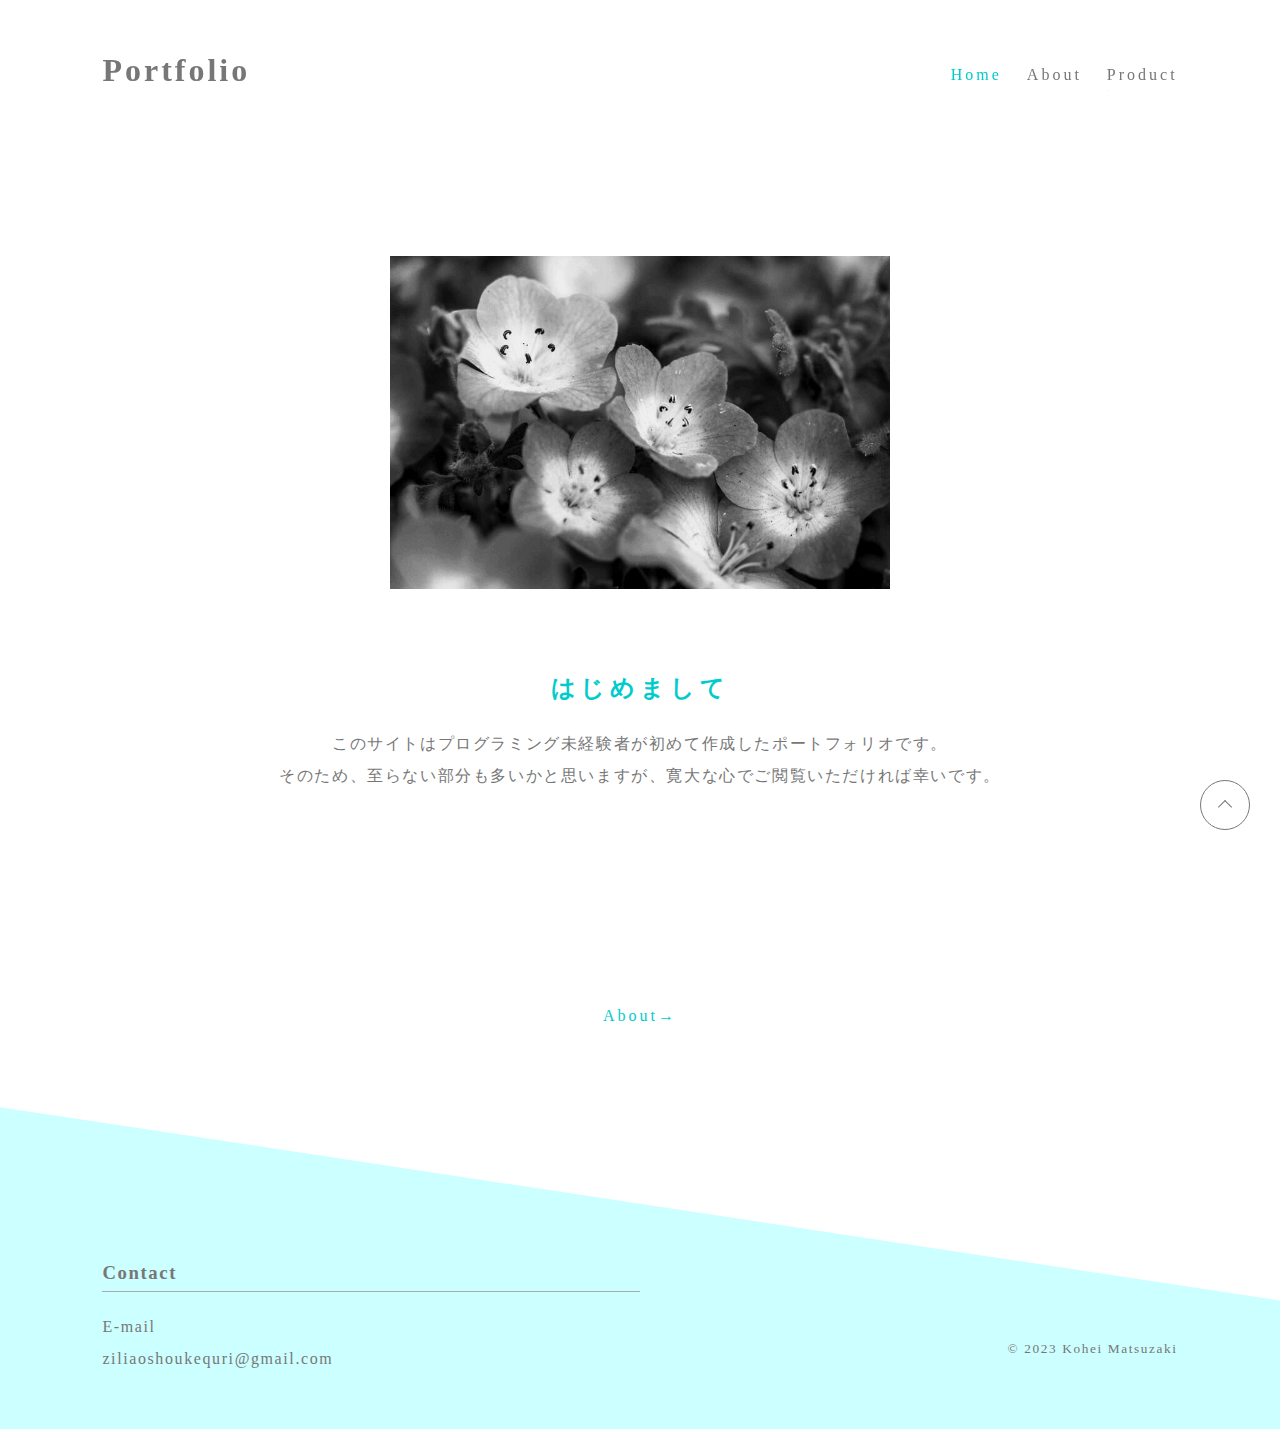
<file: index.html>
<!DOCTYPE html>
<html>
<!--
    ソースコードを見ていただきありがとうございます！
    問題がある部分や改善したほうが良い点などありましたら、
    ご連絡いただけると幸いです。
-->

<head>
    <meta charset="UTF-8">
    <title>Portfolio</title>
    <link rel="stylesheet" href="style.css">
</head>

<body>
    <!--ページトップに戻るボタン-->
    <a class="pagetop" href="#">
        <div class="pagetop__arrow"></div>
    </a>

    <div class="Block1">

        <!-- Header Start -->
        <header class="menu">

            <h1>
                <a href="index.html">
                    Portfolio
                </a>
            </h1>
            <nav class="nav">
                <ul>
                    <span class="blue">
                        <li><a href="index.html">Home</a></li>
                    </span>
                    <li><a href="About.html">About</a></li>
                    <li><a href="Product.html">Product</a>
                        <ul>
                            <li><a href="HitAndBlow.html">Hit&Blow</a></li>
                            <li><a href="Poker.html">Poker</a></li>
                            <li><a href="TodoList.html">TodoList</a></li>
                            <li><a href="TodoListDetails.html">TodoListDetails</a></li>
                        </ul>
                    </li>
                </ul>
            </nav>
        </header>
        <!-- Header End -->

        <!-- Contents Start -->
        <div class="topphoto">
            <img src="image/nemophila.jpg" alt="nemophila" width="500">
        </div>
        <h2>はじめまして</h2>
        <div class="item">
            <p>
                このサイトはプログラミング未経験者が初めて作成したポートフォリオです。<br>
                そのため、至らない部分も多いかと思いますが、寛大な心でご閲覧いただければ幸いです。
            </p>
        </div>
        <div class="guide blue">
            <a href="About.html">About→</a>
        </div>
        <!-- Contents End -->

    </div>
    <div class="Block2">

        <!-- Footer Start -->
        <footer>
            <h3>Contact</h3>
            <p>
                E-mail<br>
                ziliaoshoukequri@gmail.com
            </p>
            <small>&copy; 2023 Kohei Matsuzaki</small>
        </footer>
        <!-- Footer End -->

    </div>
</body>

</html>
</file>
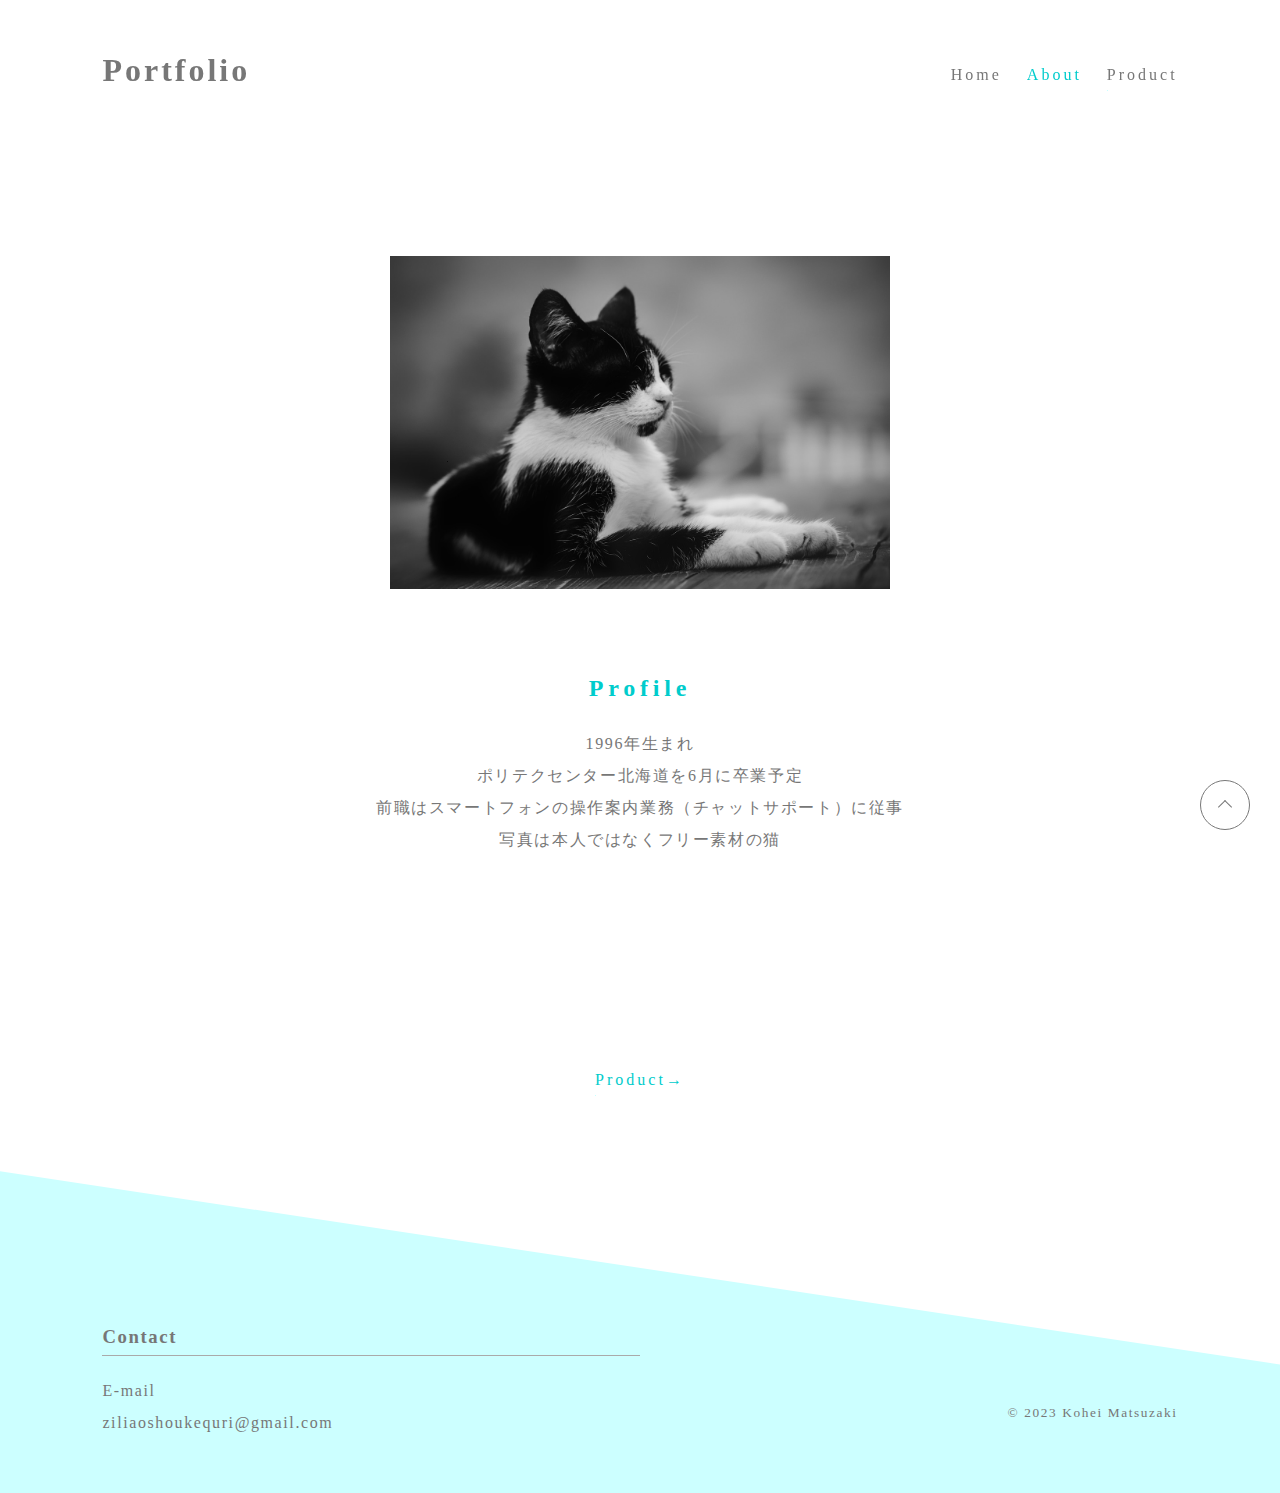
<file: About.html>
<!DOCTYPE html>
<html>

<head>
    <meta charset="UTF-8">
    <title>About</title>
    <link rel="stylesheet" href="style.css">
</head>

<body>
    <!--ページトップに戻るボタン-->
    <a class="pagetop" href="#">
        <div class="pagetop__arrow"></div>
    </a>

    <div class="Block1">
        <!-- Header Start -->
        <header class="menu">

            <h1>
                <a href="index.html">
                    Portfolio
                </a>
            </h1>
            <nav class="nav">
                <ul>
                    <li><a href="index.html">Home</a></li>
                    <span class="blue">
                        <li><a href="About.html">About</a></li>
                    </span>
                    <li><a href="Product.html">Product</a>
                        <ul>
                            <li><a href="HitAndBlow.html">Hit&Blow</a></li>
                            <li><a href="Poker.html">Poker</a></li>
                            <li><a href="TodoList.html">TodoList</a></li>
                            <li><a href="TodoListDetails.html">TodoListDetails</a></li>
                        </ul>
                    </li>
                </ul>
            </nav>
        </header>
        <!-- Header End -->

        <!-- Contents Start -->
        <div class="topphoto">
            <img src="image/cat.jpg" alt="cat" width="500">
        </div>
        <h2>Profile</h2>
        <div class="item">
            <p>
                1996年生まれ<br>
                ポリテクセンター北海道を6月に卒業予定<br>
                前職はスマートフォンの操作案内業務（チャットサポート）に従事<br>
                写真は本人ではなくフリー素材の猫

            </p>
        </div>
        <div class="guide blue">
            <a href="Product.html">Product→</a>
        </div>
        <!-- Contents End -->

    </div>
    <div class="Block2">

        <!-- Footer Start -->
        <footer>
            <div class="wrap">
                <div class="box">
                    <h3>Contact</h3>
                    <p>
                        E-mail<br>
                        ziliaoshoukequri@gmail.com
                    </p>
                </div>
                <small>&copy; 2023 Kohei Matsuzaki</small>
            </div>
        </footer>
        <!-- Footer End -->

    </div>
</body>
</file>
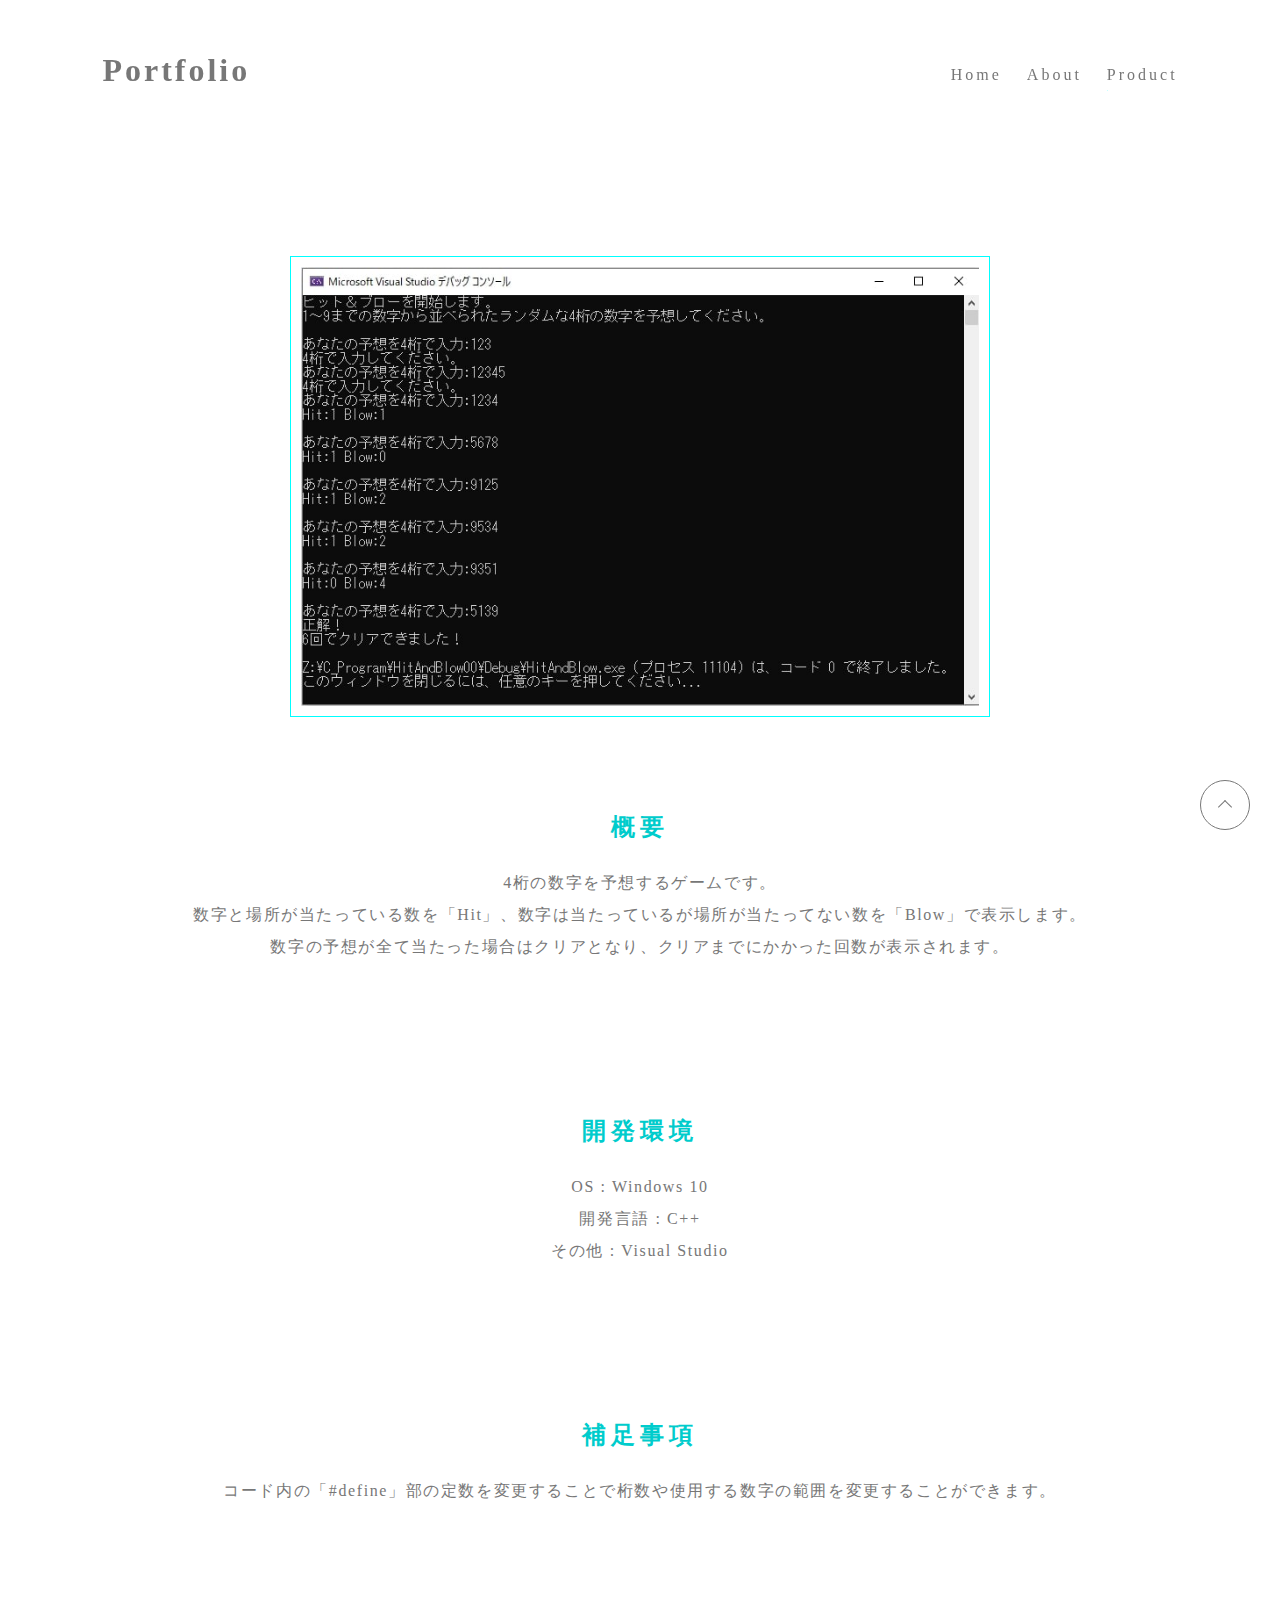
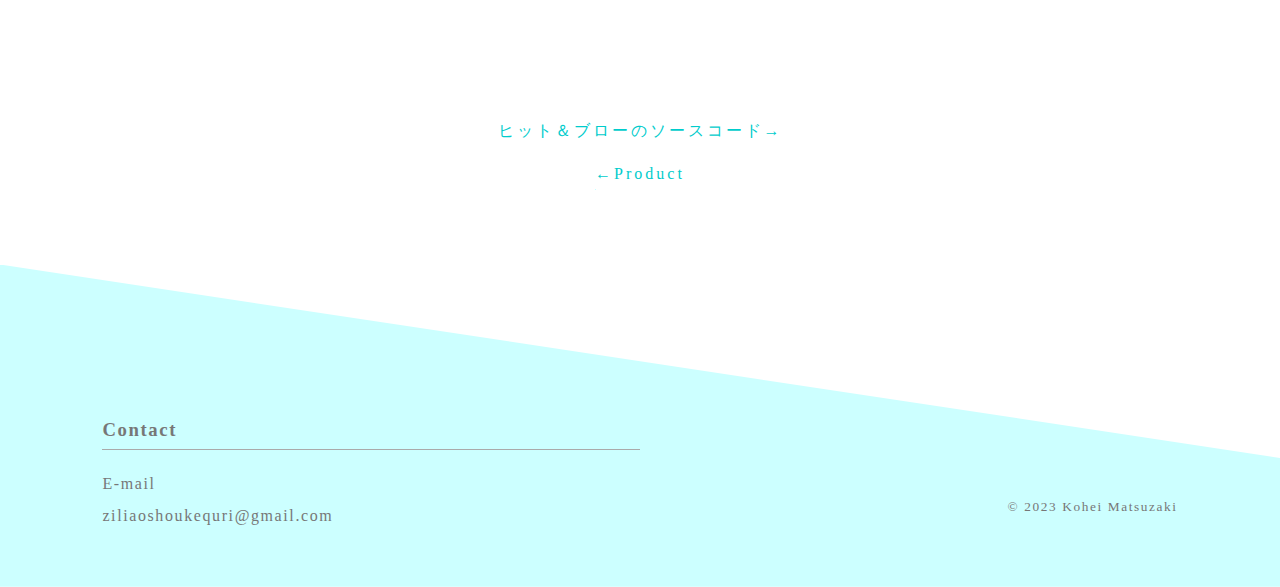
<file: HitAndBlow.html>
<!DOCTYPE html>
<html>

<head>
    <meta charset="UTF-8">
    <title>Hit&Blow</title>
    <link rel="stylesheet" href="style.css">
</head>

<body>
    <!--ページトップに戻るボタン-->
    <a class="pagetop" href="#">
        <div class="pagetop__arrow"></div>
    </a>

    <div class="Block1">

        <!-- Header Start -->
        <header class="menu">

            <h1>
                <a href="index.html">
                    Portfolio
                </a>
            </h1>
            <nav class="nav">
                <ul>
                    <li><a href="index.html">Home</a></li>
                    <li><a href="About.html">About</a></li>
                    <li><a href="Product.html">Product</a>
                        <ul>
                            <li>
                                <span class="blue">
                                    <a href="HitAndBlow.html">Hit&Blow</a>
                                </span>
                            </li>
                            <li><a href="Poker.html">Poker</a></li>
                            <li><a href="TodoList.html">TodoList</a></li>
                            <li><a href="TodoListDetails.html">TodoListDetails</a></li>
                        </ul>
                    </li>
                </ul>
            </nav>
        </header>
        <!-- Header End -->

        <!-- Contents Start -->
        <div class="topphoto">
            <div class="c-bnr">
                <a href="https://github.com/kogitma/HitAndBlow">
                    <img src="image/HitAndBlow.jpg" alt="HitAndBlow" width="700" class="frame">
                </a>
            </div>
        </div>

        <h2>概要</h2>
        <div class="item">
            <p>
                4桁の数字を予想するゲームです。<br>
                数字と場所が当たっている数を「Hit」、数字は当たっているが場所が当たってない数を「Blow」で表示します。<br>
                数字の予想が全て当たった場合はクリアとなり、クリアまでにかかった回数が表示されます。
            </p>
        </div>

        <h2>開発環境</h2>
        <div class="item">
            <p>
                OS : Windows 10<br>
                開発言語 : C++<br>
                その他 : Visual Studio
            </p>
        </div>

        <h2>補足事項</h2>
        <div class="item">
            <p>
                コード内の「#define」部の定数を変更することで桁数や使用する数字の範囲を変更することができます。
            </p>
        </div>

        <div class="guide blue">
            <a href="https://github.com/kogitma/HitAndBlow">ヒット＆ブローのソースコード→</a><br>
            <a href="Product.html">←Product</a>
        </div>
        <!-- Contents End -->

    </div>
    <div class="Block2">

        <!-- Footer Start -->
        <footer>
            <div class="wrap">
                <div class="box">
                    <h3>Contact</h3>
                    <p>
                        E-mail<br>
                        ziliaoshoukequri@gmail.com
                    </p>
                </div>
                <small>&copy; 2023 Kohei Matsuzaki</small>
            </div>
        </footer>
        <!-- Footer End -->



    </div>
</body>

</html>
</file>
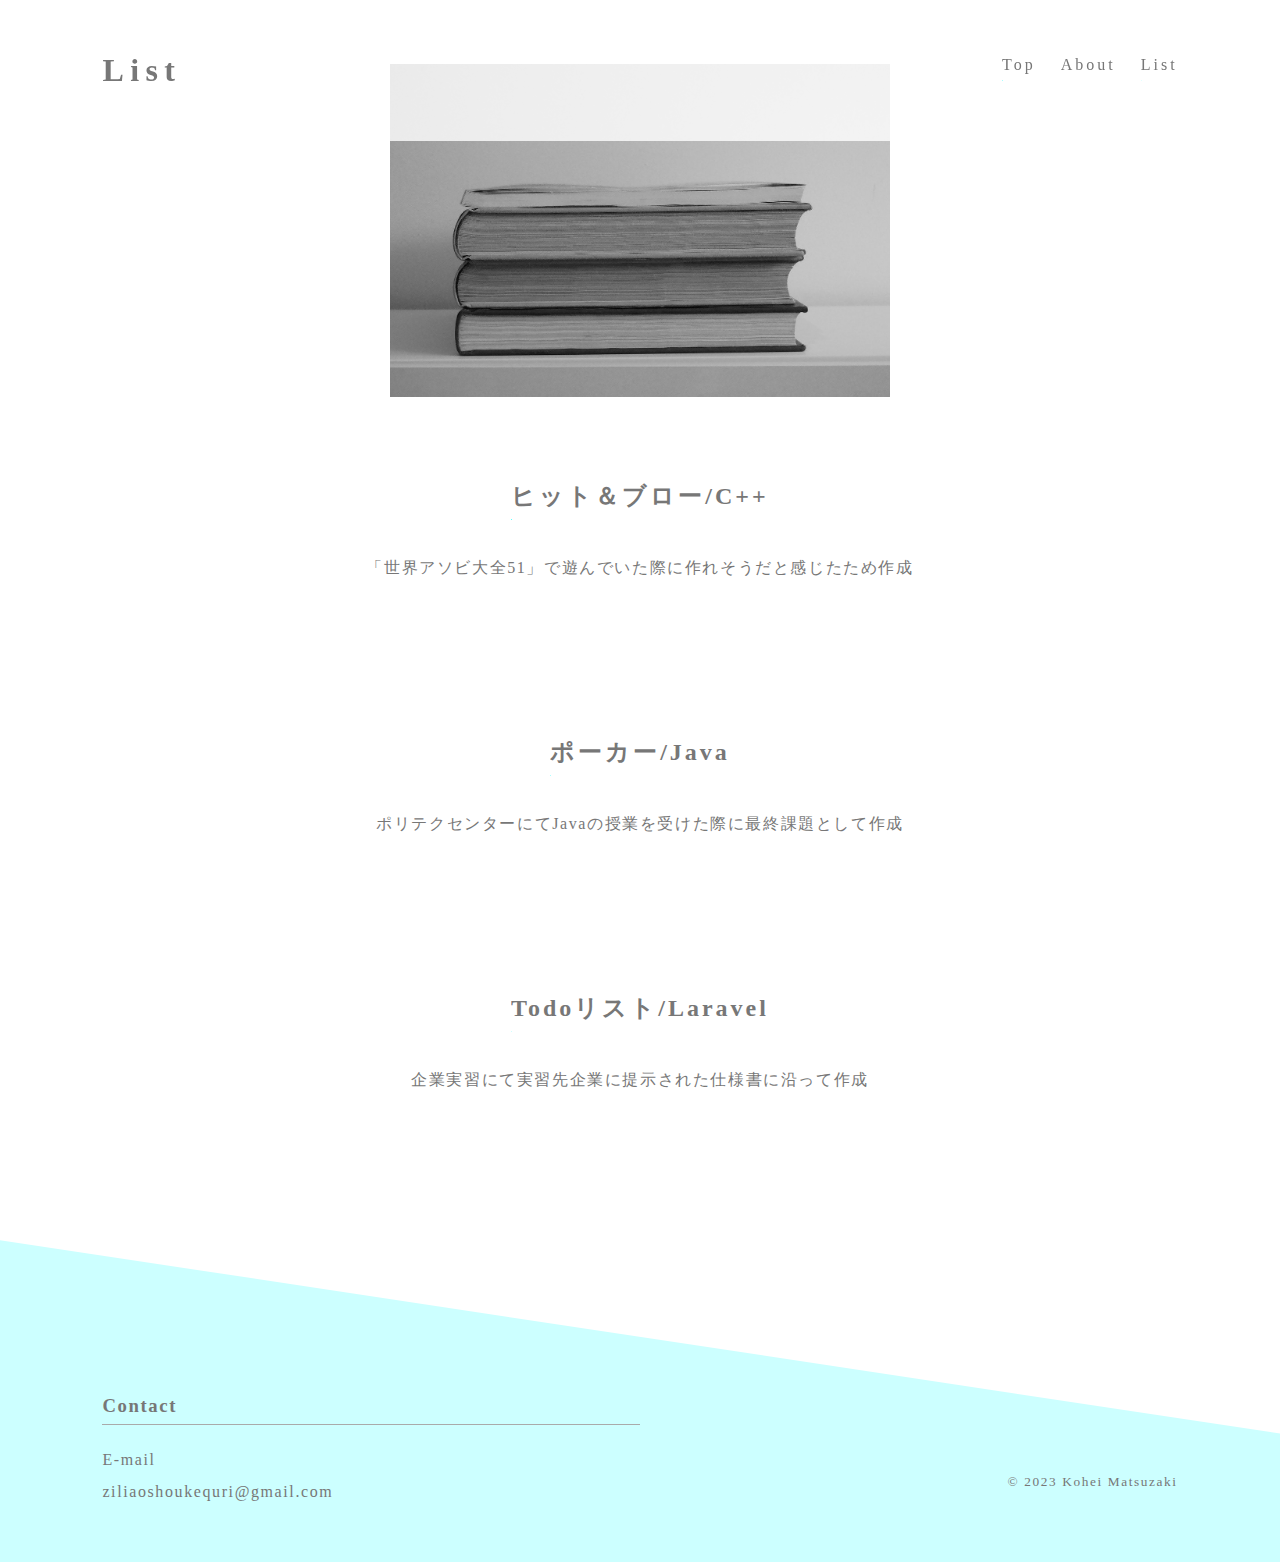
<file: List.html>
<!DOCTYPE html>
<html>

<head>
    <meta charset="UTF-8">
    <title>List</title>
    <link rel="stylesheet" href="style.css">
</head>

<body>
    <div class="Block1">

        <!-- Header Start -->
        <header>
            <h1>List</h1>
            <nav class="nav">
                <ul>
                    <li><a href="Portfolio.html">Top</a></li>
                    <li><a href="About.html">About</a></li>
                    <li><a href="#" class="now">List</a></li>
                </ul>
            </nav>
        </header>
        <!-- Header End -->

        <div class="photo">
            <img src="image/book.jpg" alt="book" width="500">
        </div>


        <h2><a href="HitAndBlow.html">ヒット＆ブロー/C++</a></h2>
        <div class="item">
            <p>
                「世界アソビ大全51」で遊んでいた際に作れそうだと感じたため作成
            </p>
        </div>

        <h2><a href="Poker.html">ポーカー/Java</a></h2>
        <div class="item">
            <p>
                ポリテクセンターにてJavaの授業を受けた際に最終課題として作成
            </p>
        </div>

        <h2><a href="TodoList.html">Todoリスト/Laravel</a></h2>
        <div class="item">
            <p>
                企業実習にて実習先企業に提示された仕様書に沿って作成
            </p>
        </div>
        <!-- Contents End -->

    </div>
    <div class="Block2">

        <!-- Footer Start -->
        <footer>
            <div class="wrap">
                <div class="box">
                    <h3>Contact</h3>
                    <p>
                        E-mail<br>
                        ziliaoshoukequri@gmail.com
                    </p>
                </div>
                <small>&copy; 2023 Kohei Matsuzaki</small>
            </div>
        </footer>
        <!-- Footer End -->
    </div>
</body>

</html>
</file>
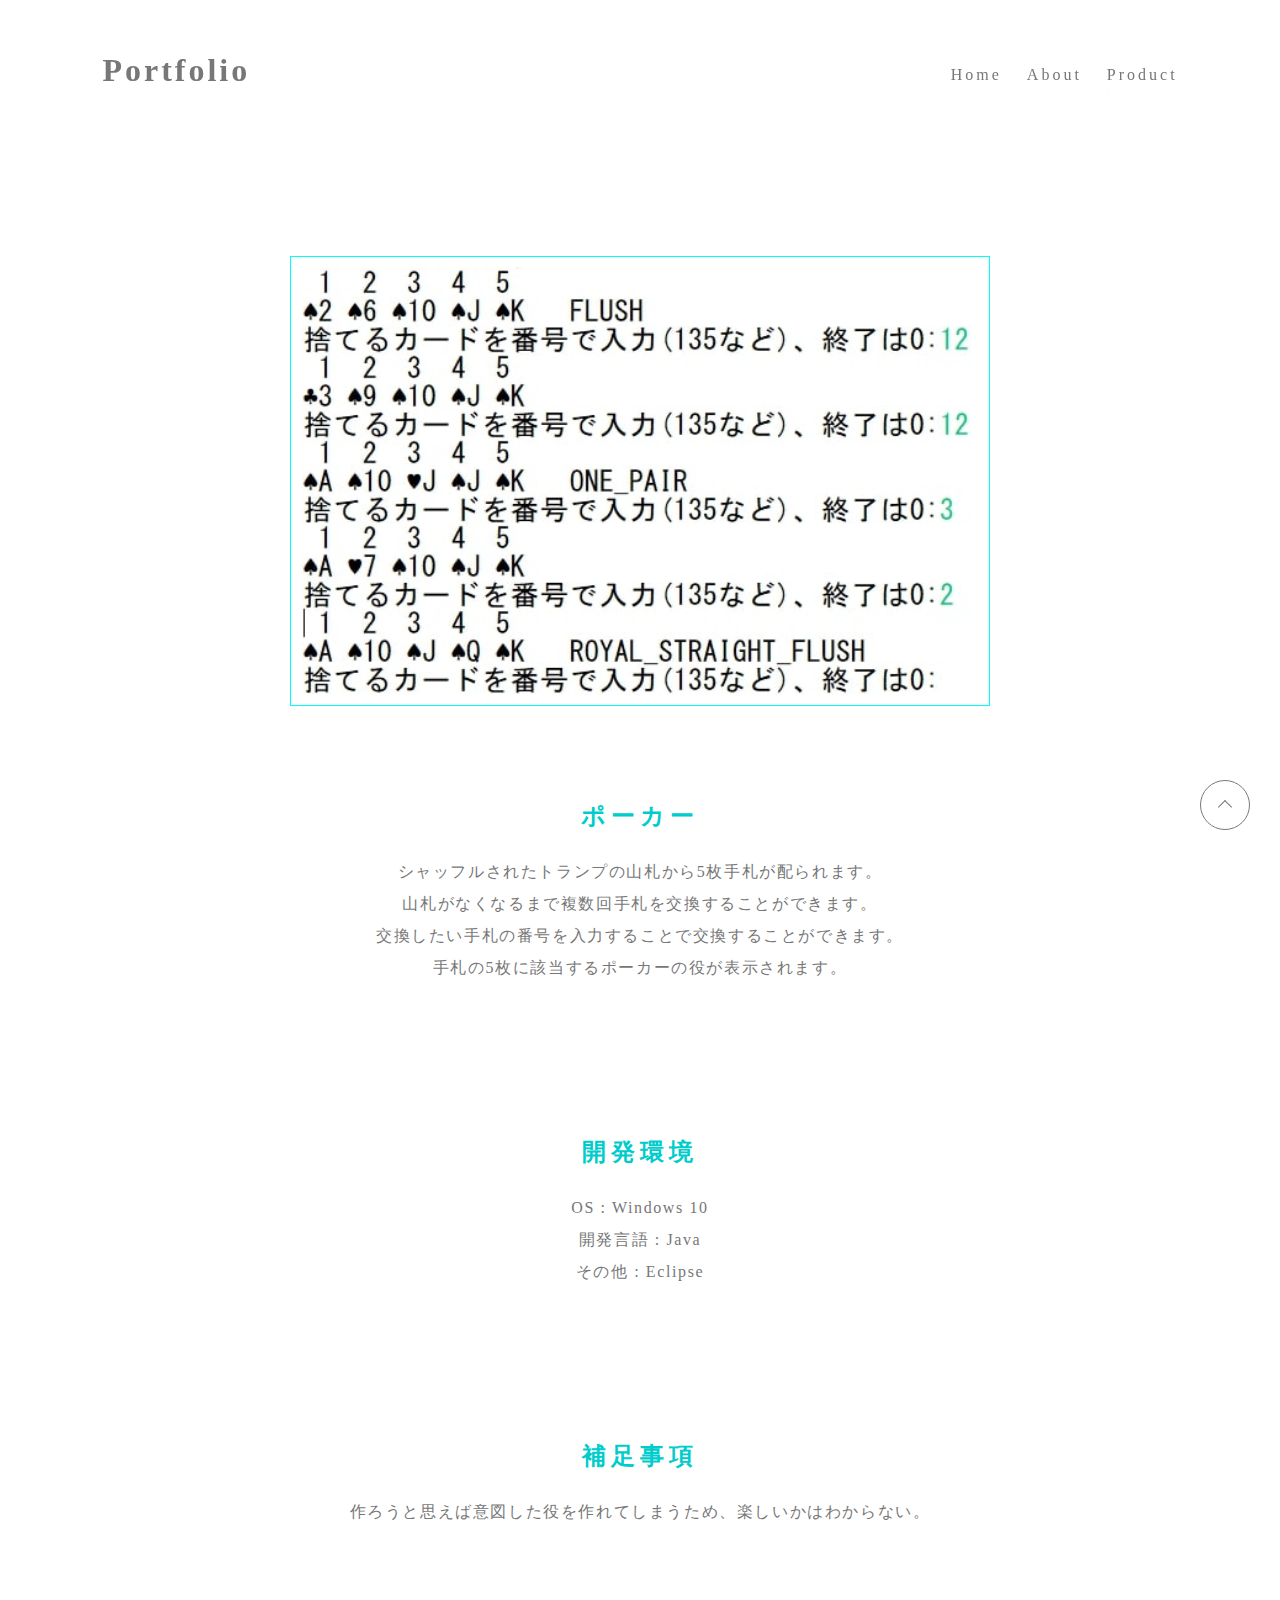
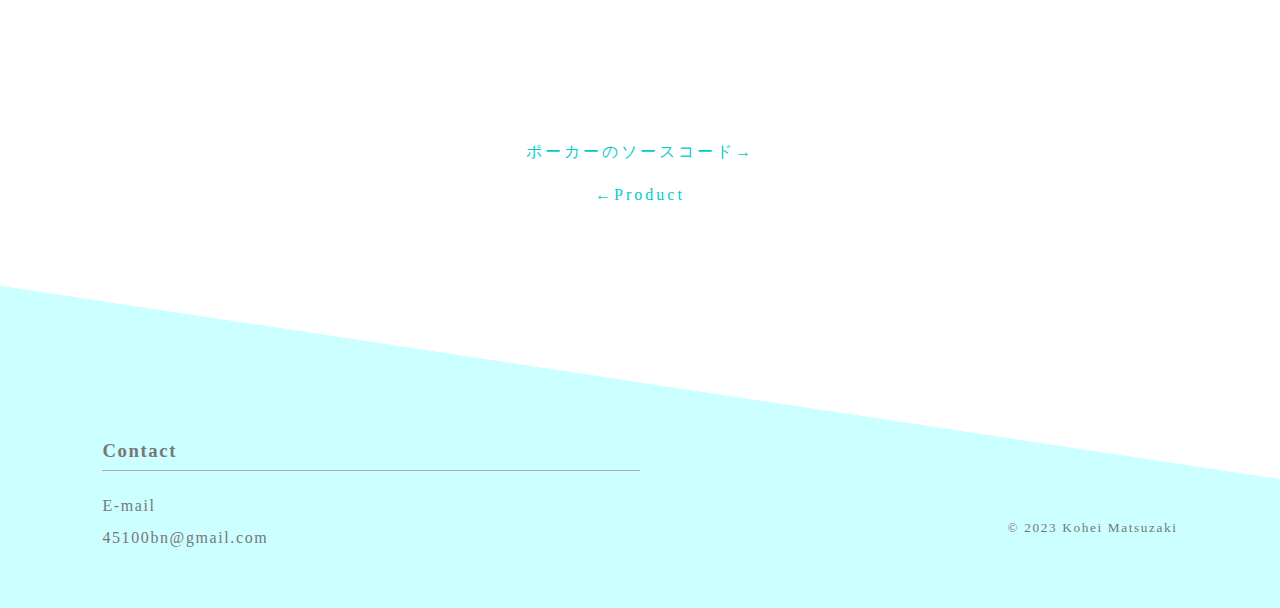
<file: Poker.html>
<!DOCTYPE html>
<html>

<head>
    <meta charset="UTF-8">
    <title>Poker</title>
    <link rel="stylesheet" href="style.css">
</head>

<body>
    <!--ページトップに戻るボタン-->
    <a class="pagetop" href="#"><div class="pagetop__arrow"></div></a>
    
    <div class="Block1">

        <!-- Header Start -->
        <header class="menu">

            <h1>
                <a href="index.html">
                    Portfolio
                </a>
            </h1>
            <nav class="nav">
                <ul>
                    <li><a href="index.html">Home</a></li>
                    <li><a href="About.html">About</a></li>
                    <li><a href="Product.html">Product</a>
                        <ul>
                            <li><a href="HitAndBlow.html">Hit&Blow</a></li>
                            <li>
                                <span class="blue">
                                    <a href="Poker.html">Poker</a>
                                </span>
                            </li>
                            <li><a href="TodoList.html">TodoList</a></li>
                            <li><a href="TodoListDetails.html">TodoListDetails</a></li>
                        </ul>
                    </li>
                </ul>
            </nav>
        </header>
        <!-- Header End -->

        <!-- Contents Start -->
        <div class="topphoto">
            <a href="https://github.com/kogitma/Poker">
                <img src="image/Poker.jpg" alt="Poker" width="700" class="frame">
            </a>
        </div>

        <h2>ポーカー</h2>
        <div class="item">
            <p>
                シャッフルされたトランプの山札から5枚手札が配られます。<br>
                山札がなくなるまで複数回手札を交換することができます。<br>
                交換したい手札の番号を入力することで交換することができます。<br>
                手札の5枚に該当するポーカーの役が表示されます。
            </p>
        </div>

        <h2>開発環境</h2>
        <div class="item">
            <p>
                OS : Windows 10<br>
                開発言語 : Java<br>
                その他 : Eclipse
            </p>
        </div>

        <h2>補足事項</h2>
        <div class="item">
            <p>
                作ろうと思えば意図した役を作れてしまうため、楽しいかはわからない。
            </p>
        </div>

        <div class="guide blue">
            <a href="https://github.com/kogitma/Poker">ポーカーのソースコード→</a><br>
            <a href="Product.html">←Product</a>
        </div>
        <!-- Contents End -->

    </div>
    <div class="Block2">

        <!-- Footer Start -->
        <footer>
            <div class="wrap">
                <div class="box">
                    <h3>Contact</h3>
                    <p>
                        E-mail<br>
                        45100bn@gmail.com
                    </p>
                </div>
                <small>&copy; 2023 Kohei Matsuzaki</small>
            </div>
        </footer>
        <!-- Footer End -->



    </div>
</body>

</html>
</file>
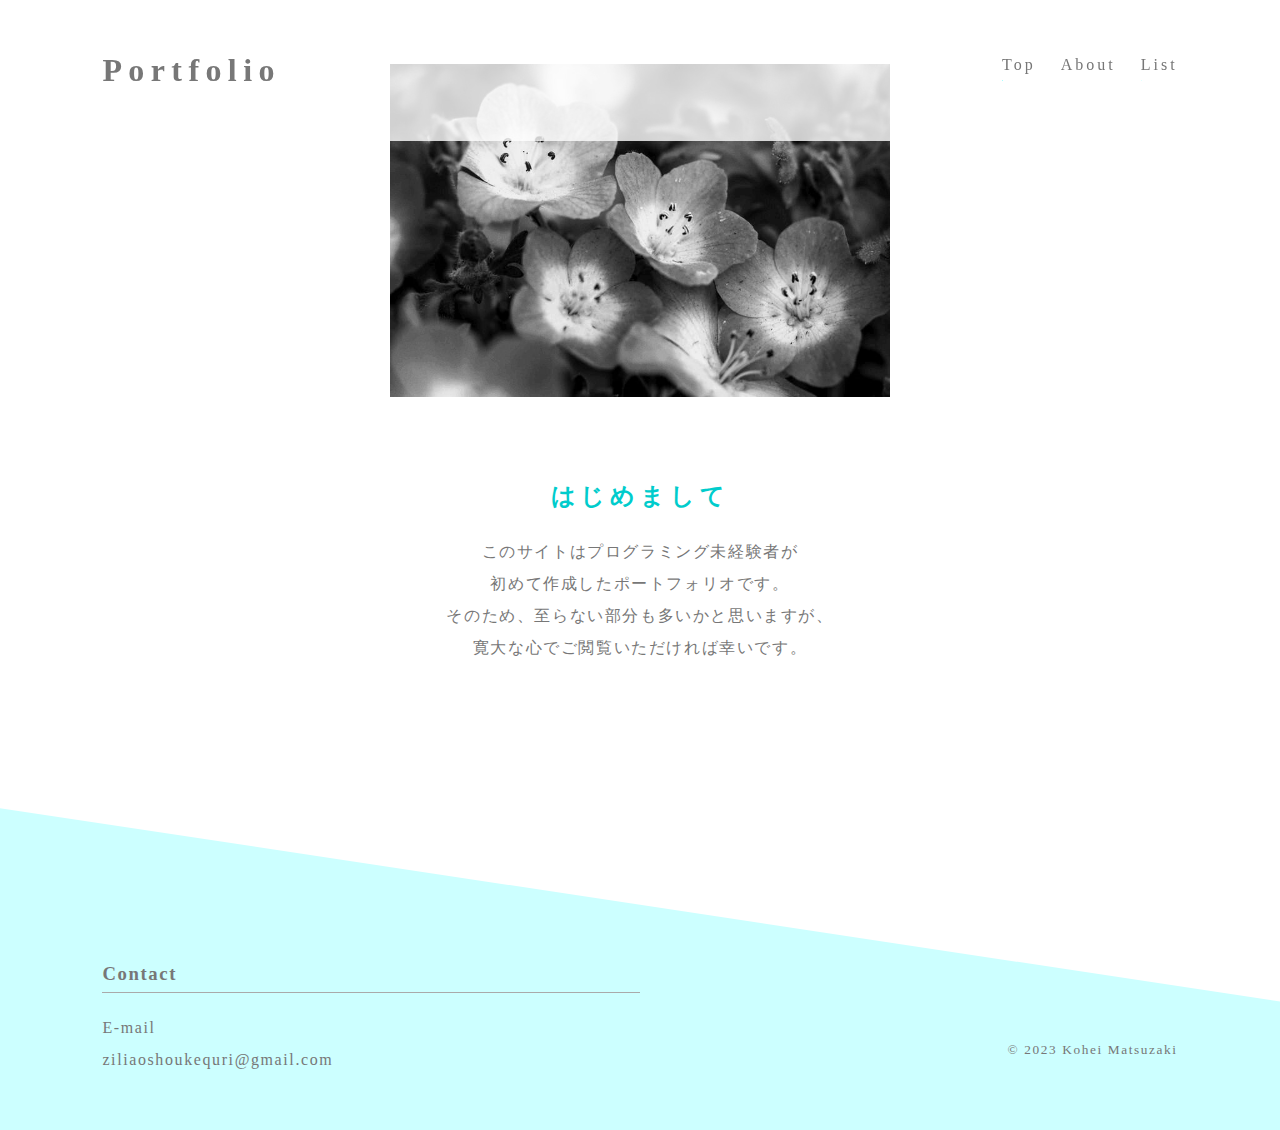
<file: Portfolio.html>
<!DOCTYPE html>
<html>
<!--
    ソースコードを見ていただきありがとうございます！
    問題がある部分や改善したほうが良い点などありましたら、
    ご連絡いただけると幸いです。
-->

<head>
    <meta charset="UTF-8">
    <title>Portfolio</title>
    <link rel="stylesheet" href="style.css">
</head>

<body>
    <div class="Block1">

        <!-- Header Start -->
        <header>
            <h1>Portfolio</h1>
            <nav class="nav">
                <ul>
                    <li><a href="#" class="now">Top</a></li>
                    <li><a href="About.html">About</a></li>
                    <li><a href="List.html">List</a></li>
                </ul>
            </nav>
        </header>
        <!-- Header End -->

        <!-- Contents Start -->
        <div class="photo">
            <img src="image/nemophila.jpg" alt="nemophila" width="500">
        </div>
        <h2>はじめまして</h2>
        <div class="item">
            <p>
                このサイトはプログラミング未経験者が<br>
                初めて作成したポートフォリオです。<br>
                そのため、至らない部分も多いかと思いますが、<br>
                寛大な心でご閲覧いただければ幸いです。
            </p>
        </div>
        <!-- Contents End -->

    </div>
    <div class="Block2">

        <!-- Footer Start -->
        <footer>
            <div class="wrap">
                <div class="box">
                    <h3>Contact</h3>
                    <p>
                        E-mail<br>
                        ziliaoshoukequri@gmail.com
                    </p>
                </div>
                    <small>&copy; 2023 Kohei Matsuzaki</small>
            </div>
        </footer>
        <!-- Footer End -->
    </div>
</body>

</html>
</file>
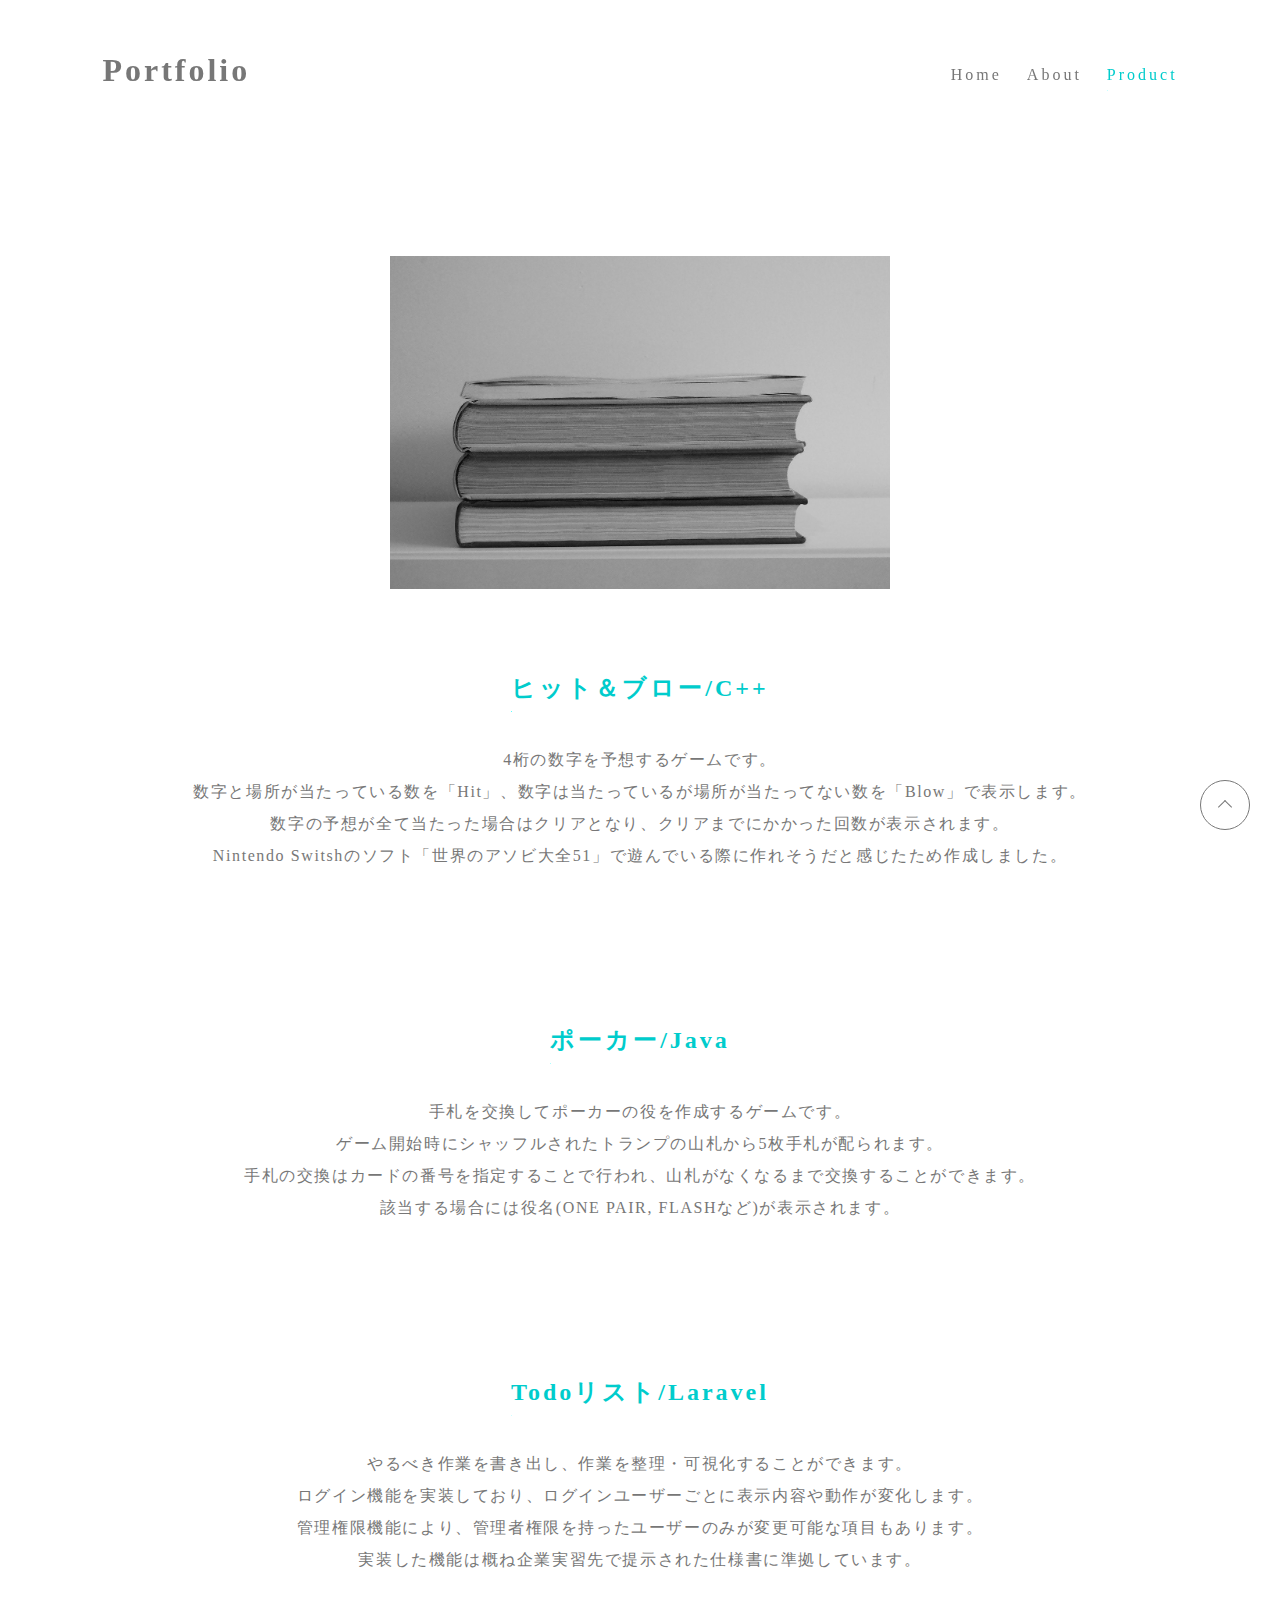
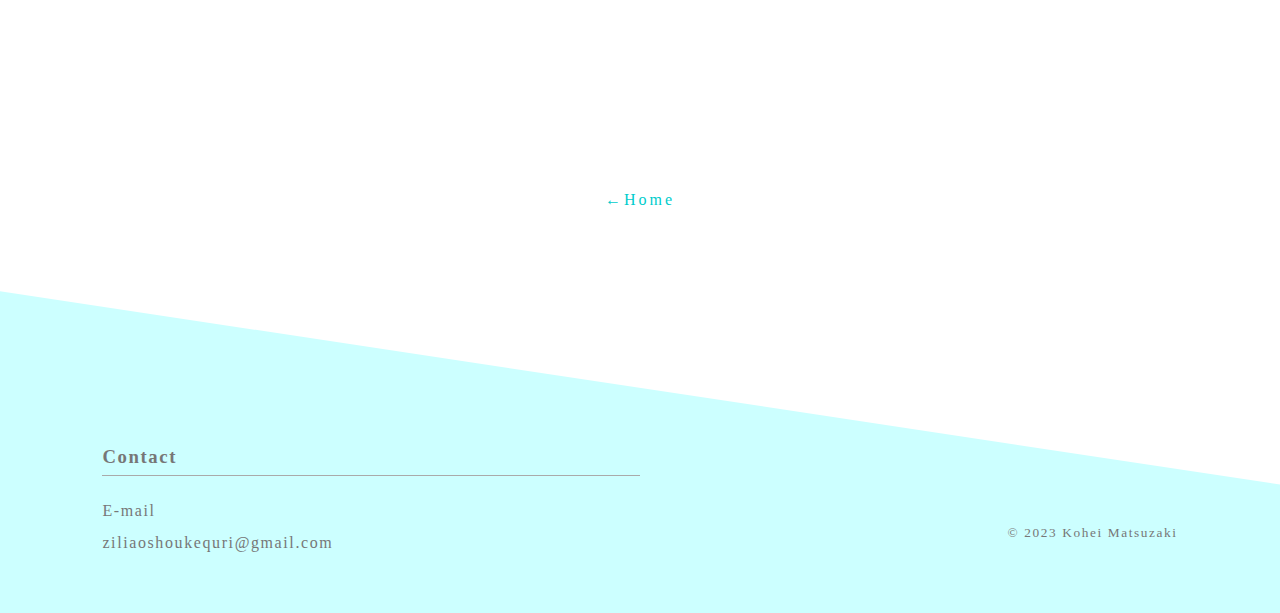
<file: Product.html>
<!DOCTYPE html>
<html>

<head>
    <meta charset="UTF-8">
    <title>Product</title>
    <link rel="stylesheet" href="style.css">
</head>

<body>
    <!--ページトップに戻るボタン-->
    <a class="pagetop" href="#">
        <div class="pagetop__arrow"></div>
    </a>

    <div class="Block1">

        <!-- Header Start -->
        <header class="menu">

            <h1>
                <a href="index.html">
                    Portfolio
                </a>
            </h1>
            <nav class="nav">
                <ul>
                    <li><a href="index.html">Home</a></li>
                    <li><a href="About.html">About</a></li>
                    <li>
                        <span class="blue">
                            <a href="Product.html">Product</a>
                        </span>
                        <ul>
                            <li><a href="HitAndBlow.html">Hit&Blow</a></li>
                            <li><a href="Poker.html">Poker</a></li>
                            <li><a href="TodoList.html">TodoList</a></li>
                            <li><a href="TodoListDetails.html">TodoListDetails</a></li>
                        </ul>
                    </li>
                </ul>
            </nav>
        </header>
        <!-- Header End -->

        <!-- Contents Start -->
        <div class="topphoto">
            <img src="image/book.jpg" alt="book" width="500">
        </div>


        <div class="blue">
            <h2><a href="HitAndBlow.html">ヒット＆ブロー/C++</a></h2>
        </div>
        <div class="item">
            <p>
                4桁の数字を予想するゲームです。<br>
                数字と場所が当たっている数を「Hit」、数字は当たっているが場所が当たってない数を「Blow」で表示します。<br>
                数字の予想が全て当たった場合はクリアとなり、クリアまでにかかった回数が表示されます。<br>
                Nintendo Switshのソフト「世界のアソビ大全51」で遊んでいる際に作れそうだと感じたため作成しました。
            </p>
        </div>


        <div class="blue">
            <h2><a href="Poker.html">ポーカー/Java</a></h2>
        </div>
        <div class="item">
            <p>
                手札を交換してポーカーの役を作成するゲームです。<br>
                ゲーム開始時にシャッフルされたトランプの山札から5枚手札が配られます。<br>
                手札の交換はカードの番号を指定することで行われ、山札がなくなるまで交換することができます。<br>
                該当する場合には役名(ONE PAIR, FLASHなど)が表示されます。
            </p>
        </div>

        <div class="blue">
            <h2><a href="TodoList.html">Todoリスト/Laravel</a></h2>
        </div>
        <div class="item">
            <p>
                やるべき作業を書き出し、作業を整理・可視化することができます。<br>
                ログイン機能を実装しており、ログインユーザーごとに表示内容や動作が変化します。<br>
                管理権限機能により、管理者権限を持ったユーザーのみが変更可能な項目もあります。<br>
                実装した機能は概ね企業実習先で提示された仕様書に準拠しています。
            </p>
        </div>
        <div class="guide blue">
            <a href="index.html">←Home</a>
        </div>
        <!-- Contents End -->

    </div>
    <div class="Block2">

        <!-- Footer Start -->
        <footer>
            <div class="wrap">
                <div class="box">
                    <h3>Contact</h3>
                    <p>
                        E-mail<br>
                        ziliaoshoukequri@gmail.com
                    </p>
                </div>
                <small>&copy; 2023 Kohei Matsuzaki</small>
            </div>
        </footer>
        <!-- Footer End -->
    </div>
</body>

</html>
</file>
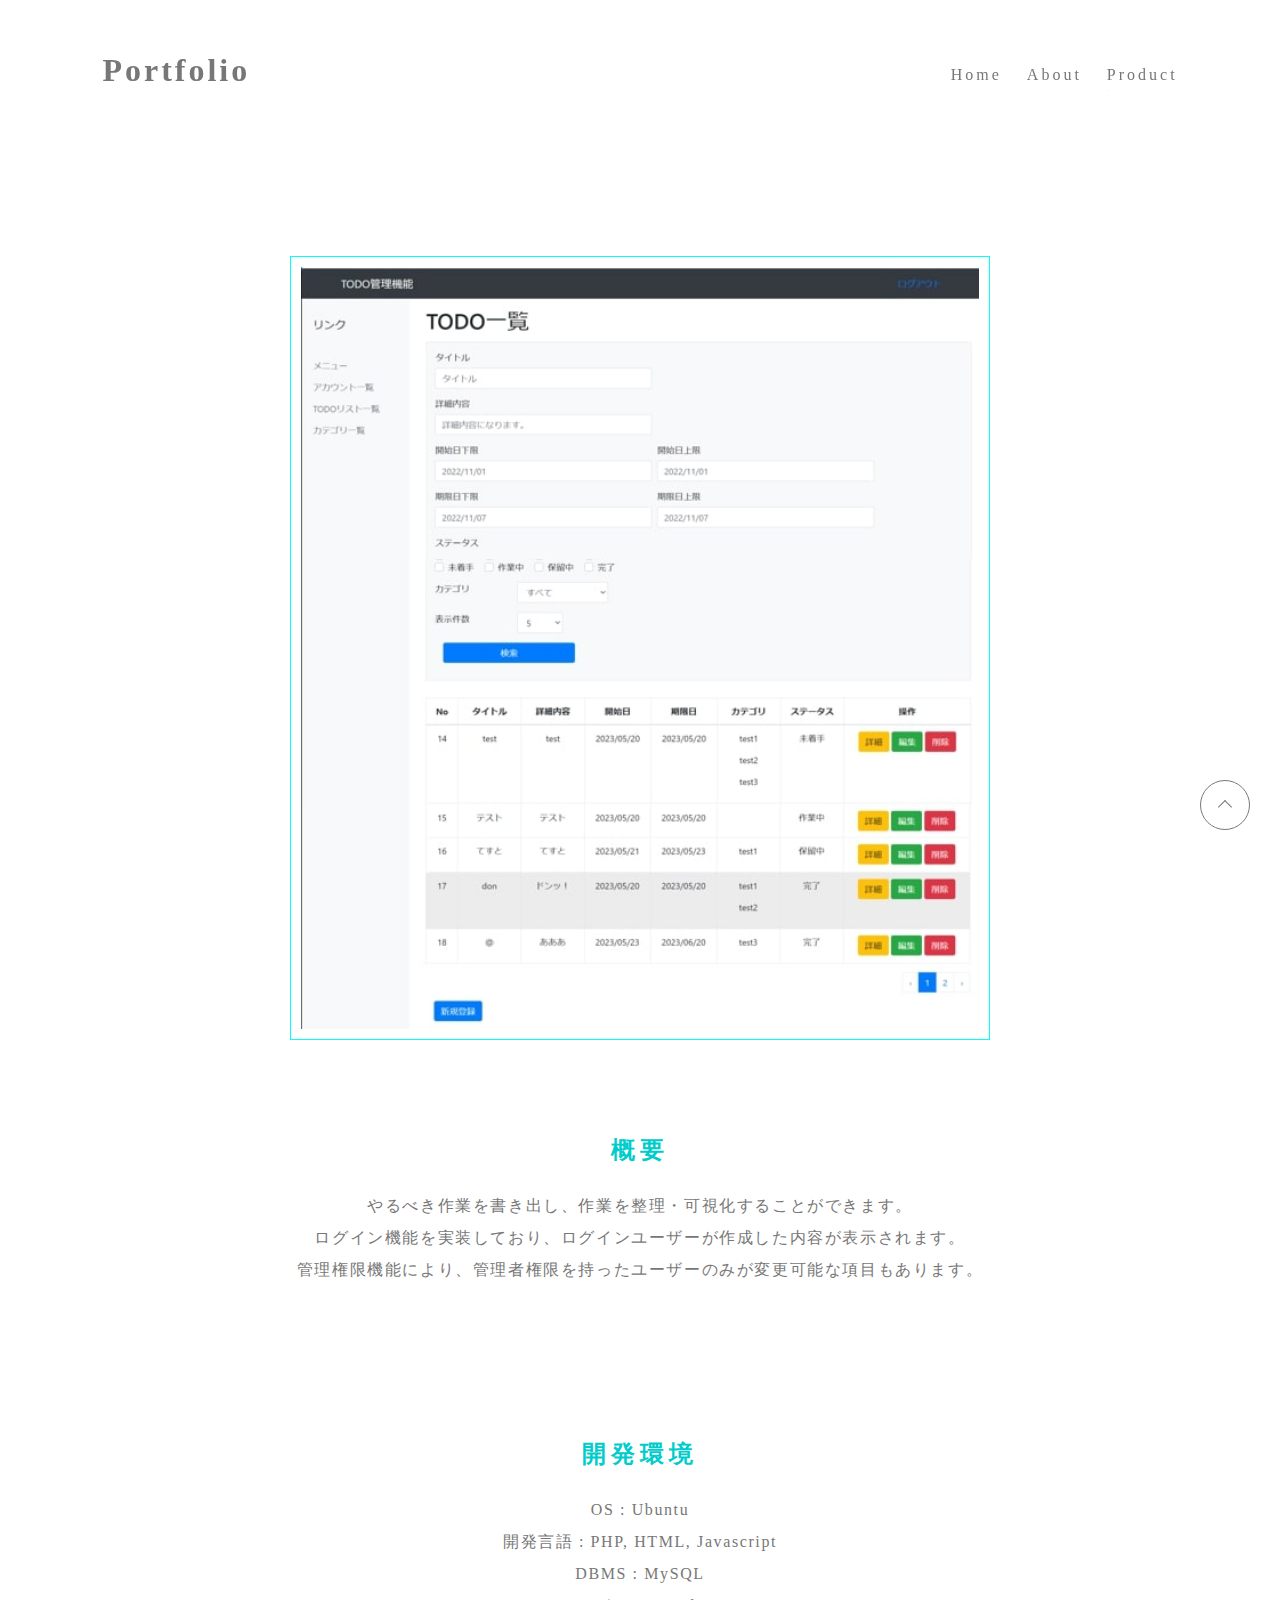
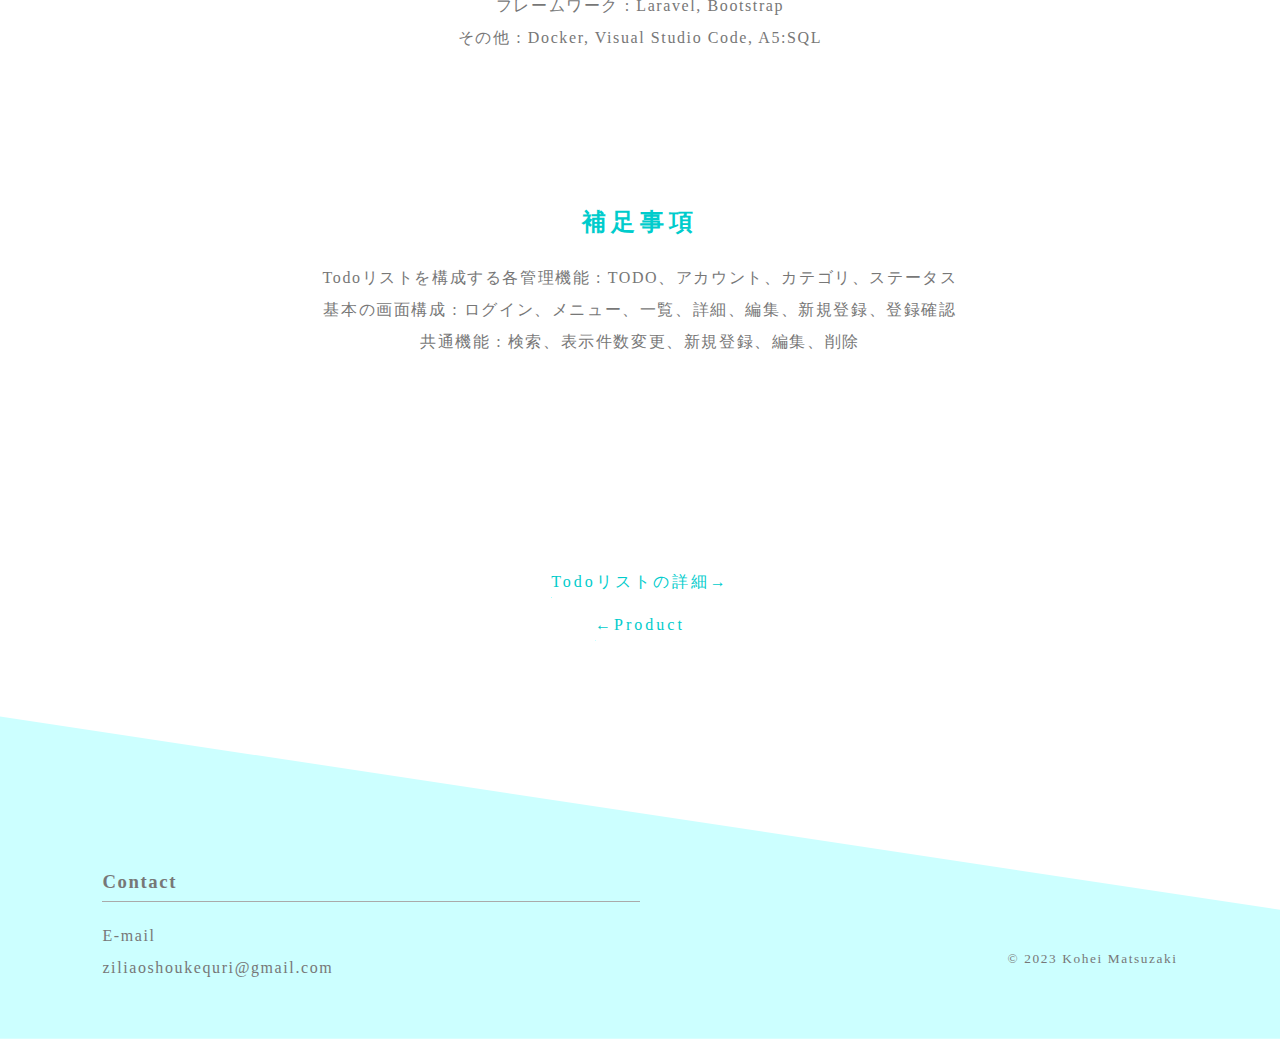
<file: TodoList.html>
<!DOCTYPE html>
<html>

<head>
    <meta charset="UTF-8">
    <title>TodoList</title>
    <link rel="stylesheet" href="style.css">
</head>

<body>
    <!--ページトップに戻るボタン-->
    <a class="pagetop" href="#"><div class="pagetop__arrow"></div></a>
    
    <div class="Block1">

        <!-- Header Start -->
        <header class="menu">

            <h1>
                <a href="index.html">
                    Portfolio
                </a>
            </h1>
            <nav class="nav">
                <ul>
                    <li><a href="index.html">Home</a></li>
                    <li><a href="About.html">About</a></li>
                    <li><a href="Product.html">Product</a>
                        <ul>
                            <li><a href="HitAndBlow.html">Hit&Blow</a></li>
                            <li><a href="Poker.html">Poker</a></li>
                            <li>
                                <span class="blue">     
                                    <a href="TodoList.html">TodoList</a>
                                </span>
                            </li>
                            <li><a href="TodoListDetails.html">TodoListDetails</a></li>
                        </ul>
                    </li>
                </ul>
            </nav>
        </header>
        <!-- Header End -->

        <!-- Contents Start -->
        <div class="topphoto">
            <a href="https://github.com/kogitma/Todo/tree/master">
                <img src="image/Todo.jpg" alt="Todo" width="700" class="frame">
            </a>
        </div>

        <h2>概要</h2>
        <div class="item">
            <p>
                やるべき作業を書き出し、作業を整理・可視化することができます。<br>
                ログイン機能を実装しており、ログインユーザーが作成した内容が表示されます。<br>
                管理権限機能により、管理者権限を持ったユーザーのみが変更可能な項目もあります。
            </p>
        </div>

        <h2>開発環境</h2>
        <div class="item">
            <p>
                OS : Ubuntu<br>
                開発言語 : PHP, HTML, Javascript<br>
                DBMS : MySQL<br>
                フレームワーク : Laravel, Bootstrap<br>
                その他 : Docker, Visual Studio Code, A5:SQL
            </p>
        </div>

        <h2>補足事項</h2>
        <div class="item">
            <p>
                Todoリストを構成する各管理機能 : TODO、アカウント、カテゴリ、ステータス<br>
                基本の画面構成 : ログイン、メニュー、一覧、詳細、編集、新規登録、登録確認<br>
                共通機能 : 検索、表示件数変更、新規登録、編集、削除
            </p>
        </div>

        <div class="guide blue">
            <a href="TodoListDetails.html">Todoリストの詳細→</a><br>
            <a href="Product.html">←Product</a>
        </div>
        <!-- Contents End -->

    </div>
    <div class="Block2">

        <!-- Footer Start -->
        <footer>
            <div class="wrap">
                <div class="box">
                    <h3>Contact</h3>
                    <p>
                        E-mail<br>
                        ziliaoshoukequri@gmail.com
                    </p>
                </div>
                <small>&copy; 2023 Kohei Matsuzaki</small>
            </div>
        </footer>
        <!-- Footer End -->



    </div>
</body>

</html>
</file>
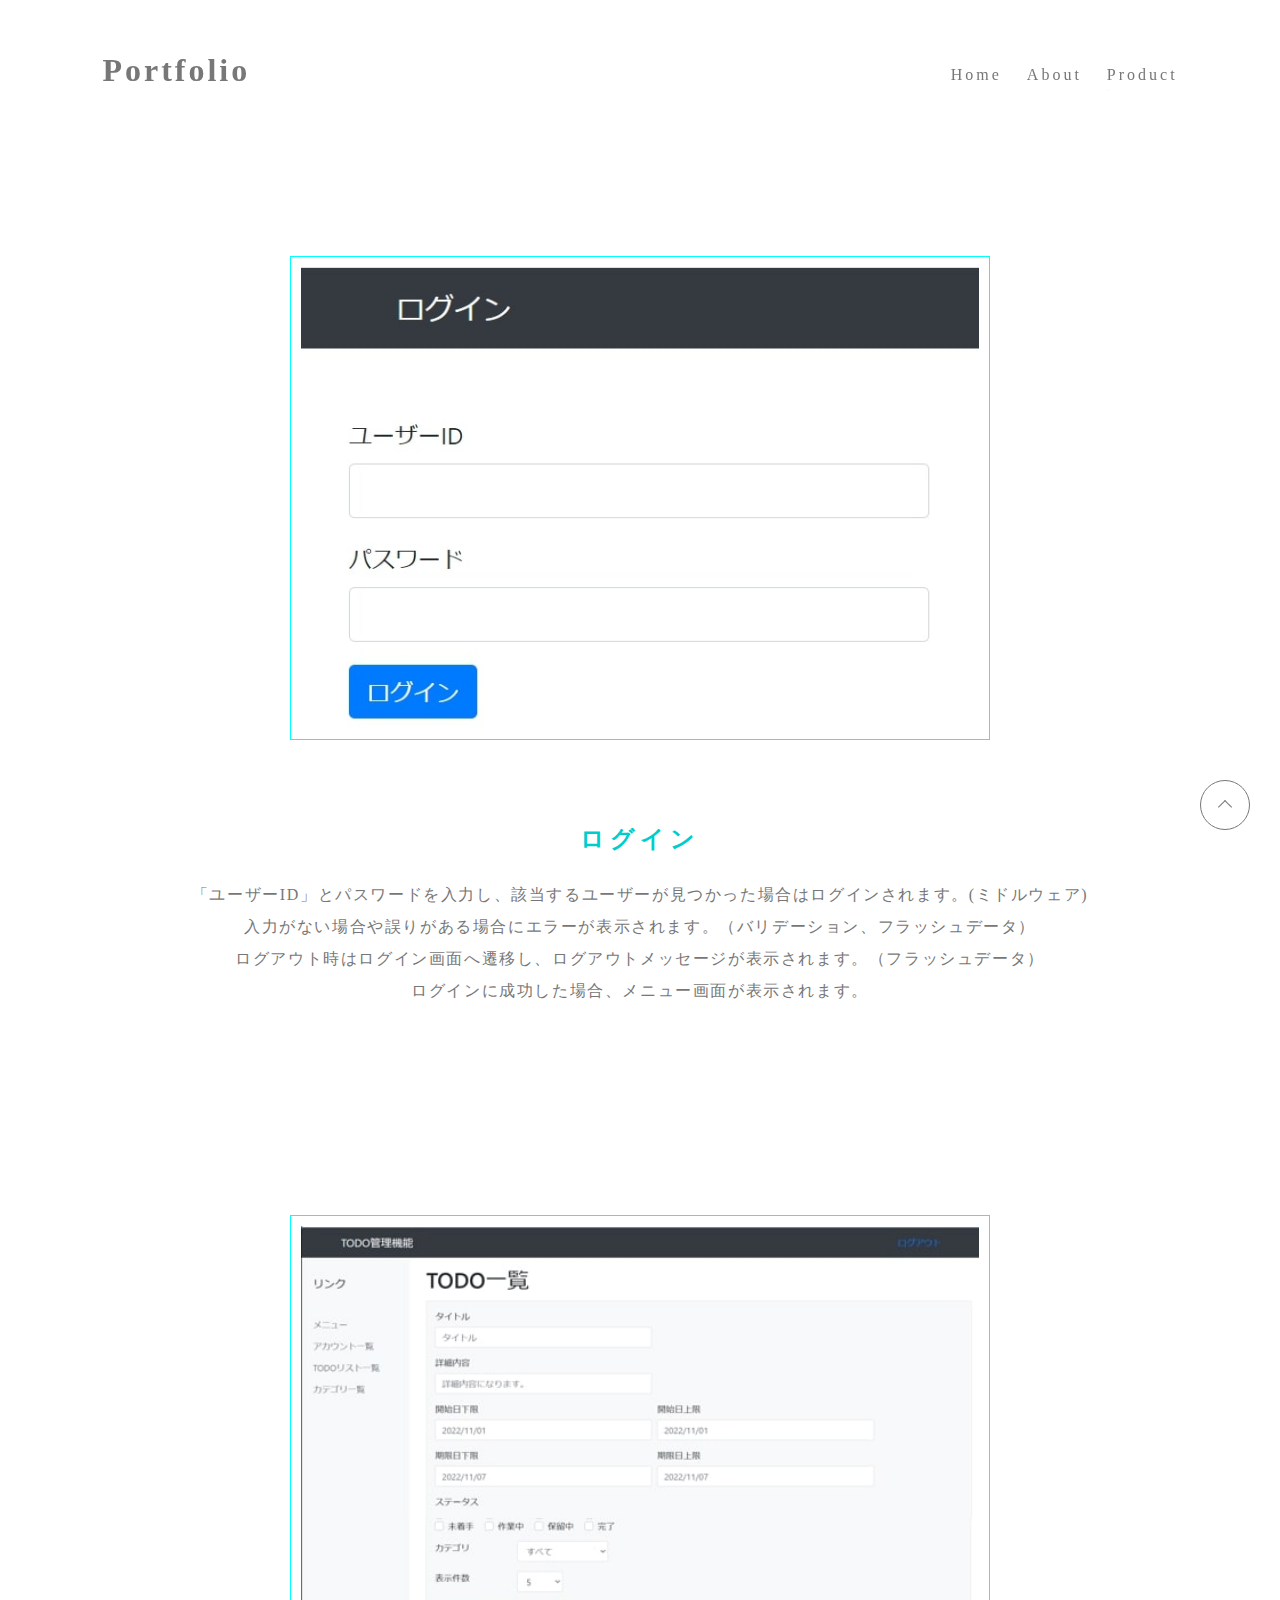
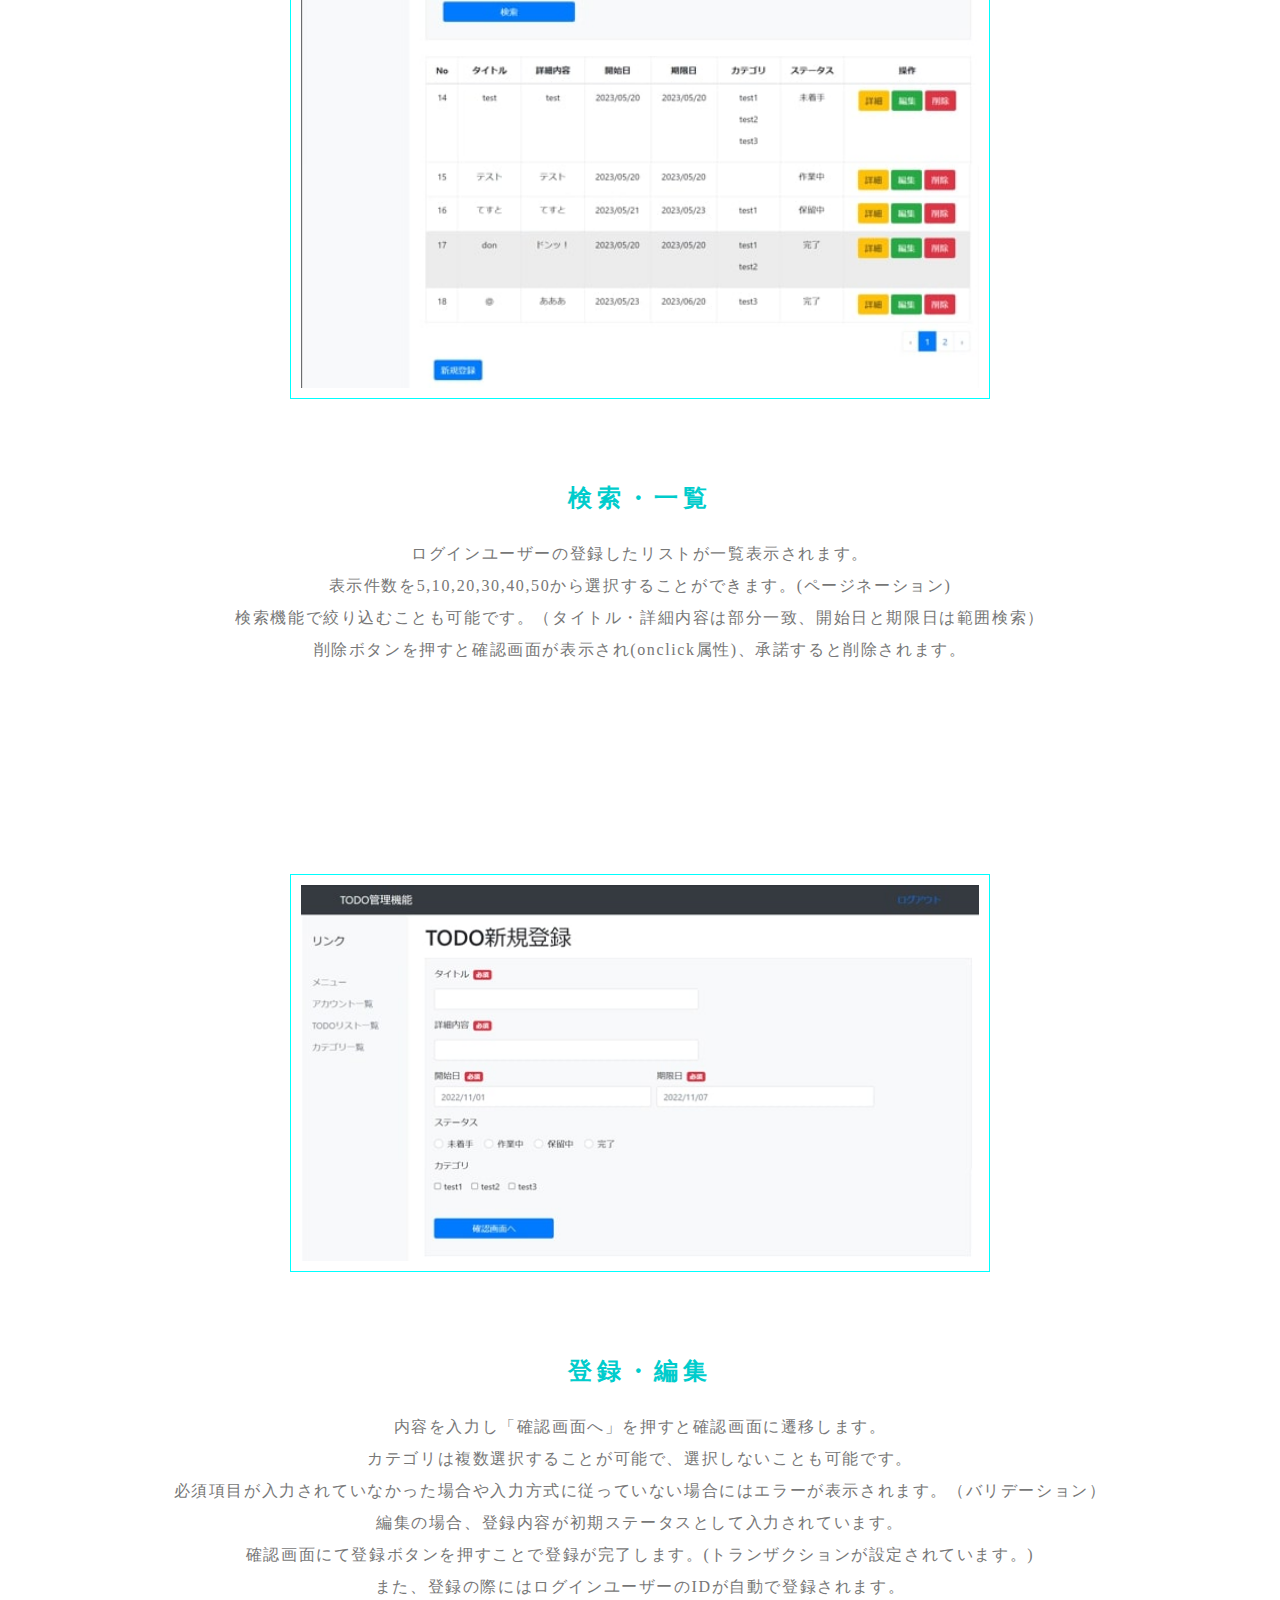
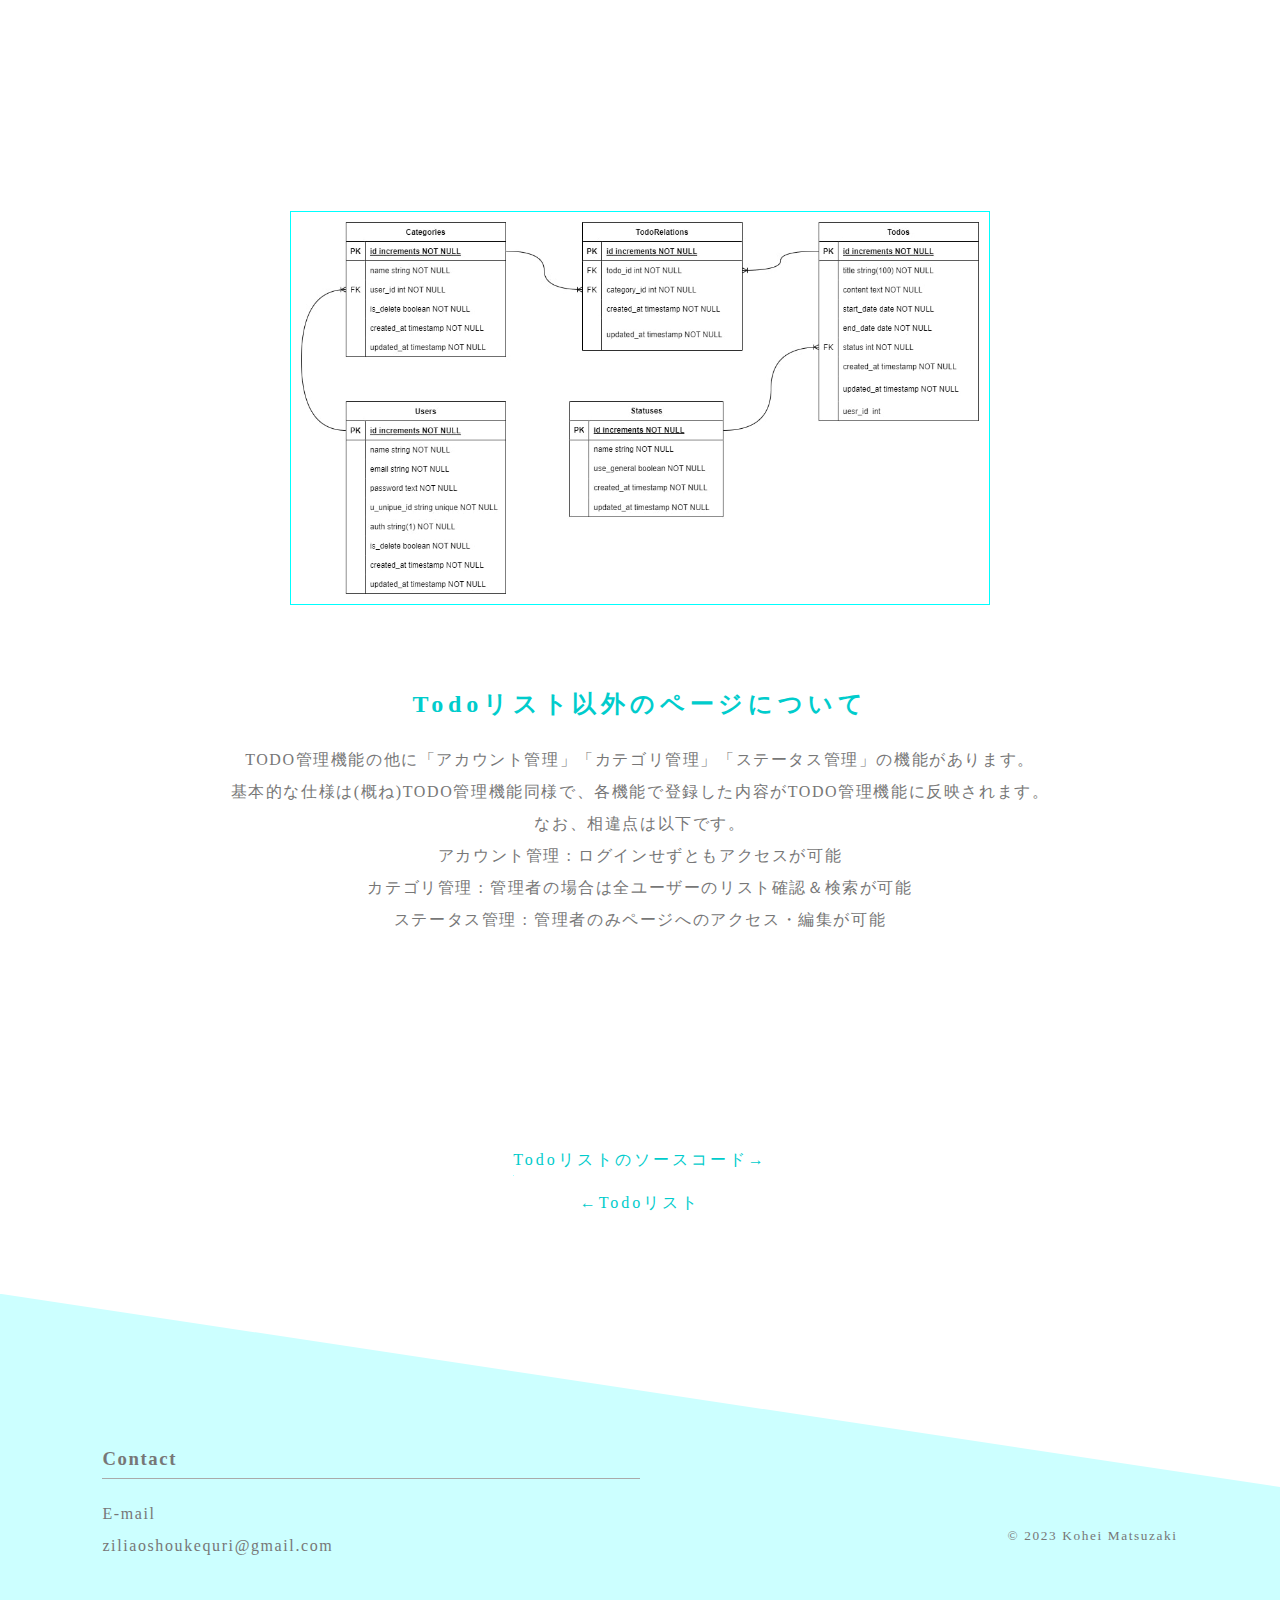
<file: TodoListDetails.html>
<!DOCTYPE html>
<html>

<head>
    <meta charset="UTF-8">
    <title>TodoListDetails</title>
    <link rel="stylesheet" href="style.css">
</head>

<body>
    <!--ページトップに戻るボタン-->
    <a class="pagetop" href="#"><div class="pagetop__arrow"></div></a>
    
    <div class="Block1">

        <!-- Header Start -->
        <header class="menu">

            <h1>
                <a href="index.html">
                    Portfolio
                </a>
            </h1>
            <nav class="nav">
                <ul>
                    <li><a href="index.html">Home</a></li>
                    <li><a href="About.html">About</a></li>
                    <li><a href="Product.html">Product</a>
                        <ul>
                            <li><a href="HitAndBlow.html">Hit&Blow</a></li>
                            <li><a href="Poker.html">Poker</a></li>
                            <li><a href="TodoList.html">TodoList</a></li>
                            <li>
                                <span class="blue">
                                    <a href="TodoListDetails.html">TodoListDetails</a>
                                </span>
                            </li>
                        </ul>
                    </li>
                </ul>
            </nav>
        </header>
        <!-- Header End -->

        <!-- Contents Start -->
        <div class="topphoto">
            <img src="image/Login.jpg" alt="Login" width="700" class="frame">
        </div>
        <h2>ログイン</h2>
        <div class="item">
            <p>
                「ユーザーID」とパスワードを入力し、該当するユーザーが見つかった場合はログインされます。(ミドルウェア)<br>
                入力がない場合や誤りがある場合にエラーが表示されます。（バリデーション、フラッシュデータ）<br>
                ログアウト時はログイン画面へ遷移し、ログアウトメッセージが表示されます。（フラッシュデータ）<br>
                ログインに成功した場合、メニュー画面が表示されます。
            </p>
        </div>

        <div class="photo">
            <img src="image/Todo.jpg" alt="Todo" width="700" class="frame">
        </div>
        <h2>検索・一覧</h2>
        <div class="item">
            <p>
                ログインユーザーの登録したリストが一覧表示されます。<br>
                表示件数を5,10,20,30,40,50から選択することができます。(ページネーション)<br>
                検索機能で絞り込むことも可能です。（タイトル・詳細内容は部分一致、開始日と期限日は範囲検索）<br>
                削除ボタンを押すと確認画面が表示され(onclick属性)、承諾すると削除されます。
            </p>
        </div>

        <div class="photo">
            <img src="image/Create.jpg" alt="Create" width="700" class="frame">
        </div>
        <h2>登録・編集</h2>
        <div class="item">
            <p>
                内容を入力し「確認画面へ」を押すと確認画面に遷移します。<br>
                カテゴリは複数選択することが可能で、選択しないことも可能です。<br>
                必須項目が入力されていなかった場合や入力方式に従っていない場合にはエラーが表示されます。（バリデーション）<br>
                編集の場合、登録内容が初期ステータスとして入力されています。<br>
                確認画面にて登録ボタンを押すことで登録が完了します。(トランザクションが設定されています。)<br>
                また、登録の際にはログインユーザーのIDが自動で登録されます。
            </p>
        </div>

        <div class="photo">
            <img src="image/ER.jpg" alt="ER図" width="700" class="frame">
        </div>
        <h2>Todoリスト以外のページについて</h2>
        <div class="item">
            <p>
                TODO管理機能の他に「アカウント管理」「カテゴリ管理」「ステータス管理」の機能があります。<br>
                基本的な仕様は(概ね)TODO管理機能同様で、各機能で登録した内容がTODO管理機能に反映されます。<br>
                なお、相違点は以下です。<br>
                アカウント管理 : ログインせずともアクセスが可能<br>
                カテゴリ管理 : 管理者の場合は全ユーザーのリスト確認＆検索が可能<br>
                ステータス管理 : 管理者のみページへのアクセス・編集が可能

            </p>
        </div>

        <div class="guide blue">
            <a href="https://github.com/kogitma/Todo/tree/master">Todoリストのソースコード→</a><br>
            <a href="TodoList.html">←Todoリスト</a>
        </div>
        <!-- Contents End -->

    </div>
    <div class="Block2">

        <!-- Footer Start -->
        <footer>
            <div class="wrap">
                <div class="box">
                    <h3>Contact</h3>
                    <p>
                        E-mail<br>
                        ziliaoshoukequri@gmail.com
                    </p>
                </div>
                <small>&copy; 2023 Kohei Matsuzaki</small>
            </div>
        </footer>
        <!-- Footer End -->



    </div>
</body>

</html>
</file>
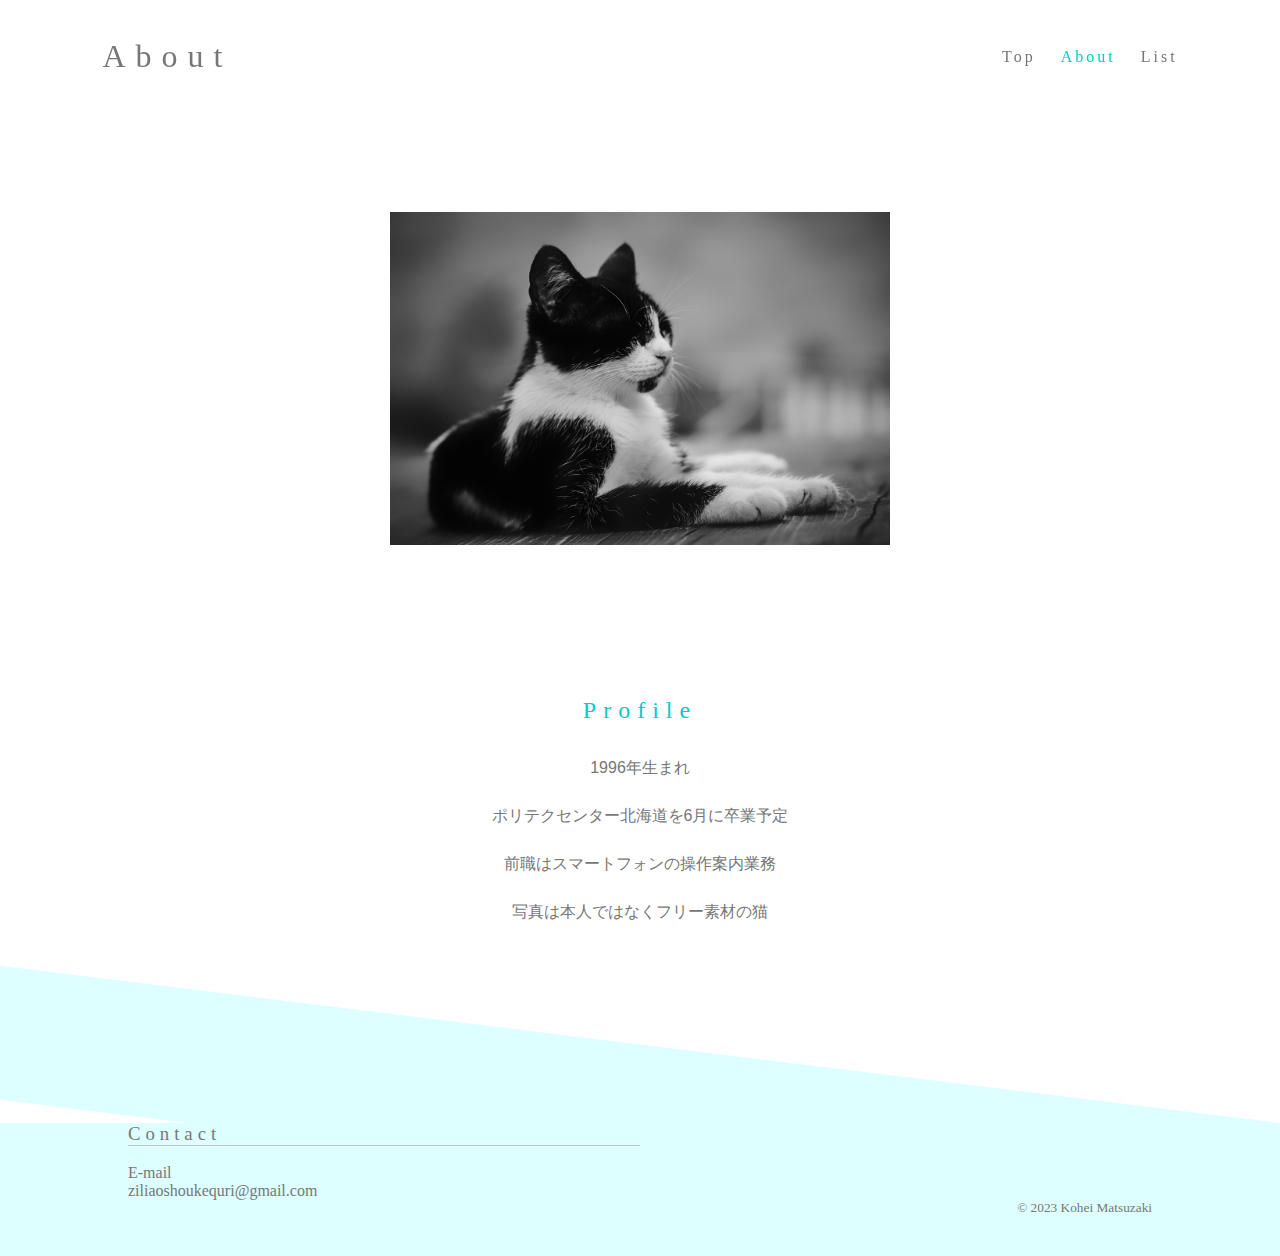
<file: Portfolio/About.html>
<!DOCTYPE html>
<html>

<head>
    <meta charset="UTF-8">
    <title>About</title>
    <link rel="stylesheet" href="style.css">
</head>

<body>
    <div class="Block1">
        <!-- Header Start -->
        <header>
            <h1>About</h1>
            <nav class="nav">
                <ul>
                    <li><a href="Portfolio.html">Top</a></li>
                    <li><a href="#" class="now">About</a></li>
                    <li><a href="List.html">List</a></li>
                </ul>
            </nav>
        </header>
        <!-- Header End -->

        <!-- Contents Start -->
        <div class="photo">
            <img src="image/cat.jpg" alt="cat" width="500">
        </div>
        <h2>Profile</h2>
        <div class="item">
            <p>
                1996年生まれ<br>
                ポリテクセンター北海道を6月に卒業予定<br>
                前職はスマートフォンの操作案内業務<br>
                写真は本人ではなくフリー素材の猫

            </p>
        </div>
        <!-- Contents End -->

    </div>
    <div class="Block2">

        <!-- Footer Start -->
        <footer>
            <div class="wrap">
                <div class="box">
                    <h3>Contact</h3>
                    <p>
                        E-mail<br>
                        ziliaoshoukequri@gmail.com
                    </p>
                </div>
                    <small>&copy; 2023 Kohei Matsuzaki</small>
            </div>
        </footer>
        <!-- Footer End -->
    </div>
</body>
</file>
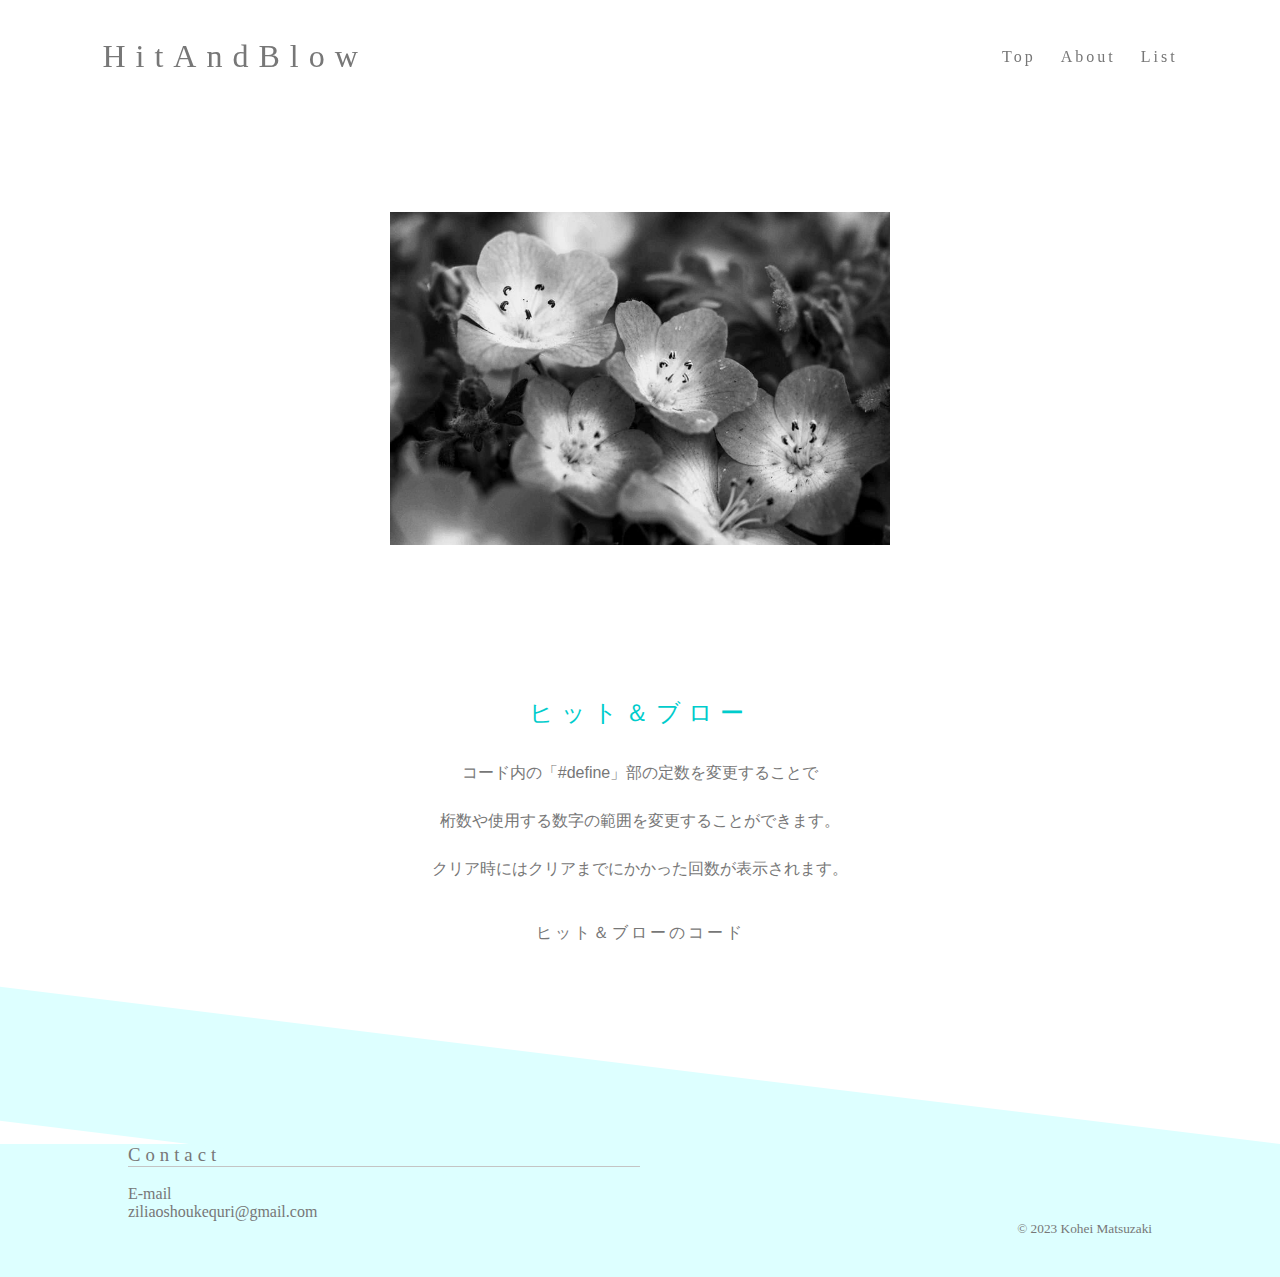
<file: Portfolio/HitAndBlow.html>
<!DOCTYPE html>
<html>

<head>
    <meta charset="UTF-8">
    <title>HitAndBlow</title>
    <link rel="stylesheet" href="style.css">
</head>

<body>
    <div class="Block1">

        <!-- Header Start -->
        <header>
            <h1>HitAndBlow</h1>
            <nav class="nav">
                <ul>
                    <li><a href="Portfolio.html">Top</a></li>
                    <li><a href="About.html">About</a></li>
                    <li><a href="List.html">List</a></li>
                </ul>
            </nav>
        </header>
        <!-- Header End -->

        <!-- Contents Start -->
        <div class="photo">
            <img src="image/nemophila.jpg" alt="nemophila" width="500">
        </div>
        <h2>ヒット＆ブロー</h2>
        <div class="item">

            <p>
                コード内の「#define」部の定数を変更することで<br>
                桁数や使用する数字の範囲を変更することができます。<br>
                クリア時にはクリアまでにかかった回数が表示されます。
            </p>
            <a href="https://github.com/kogitma/HitAndBlow">ヒット＆ブローのコード</a>
        </div>
        <!-- Contents End -->

    </div>
    <div class="Block2">

        <!-- Footer Start -->
        <footer>
            <div class="wrap">
                <div class="box">
                    <h3>Contact</h3>
                    <p>
                        E-mail<br>
                        ziliaoshoukequri@gmail.com
                    </p>
                </div>
                    <small>&copy; 2023 Kohei Matsuzaki</small>
            </div>
        </footer>
        <!-- Footer End -->



    </div>
</body>

</html>
</file>
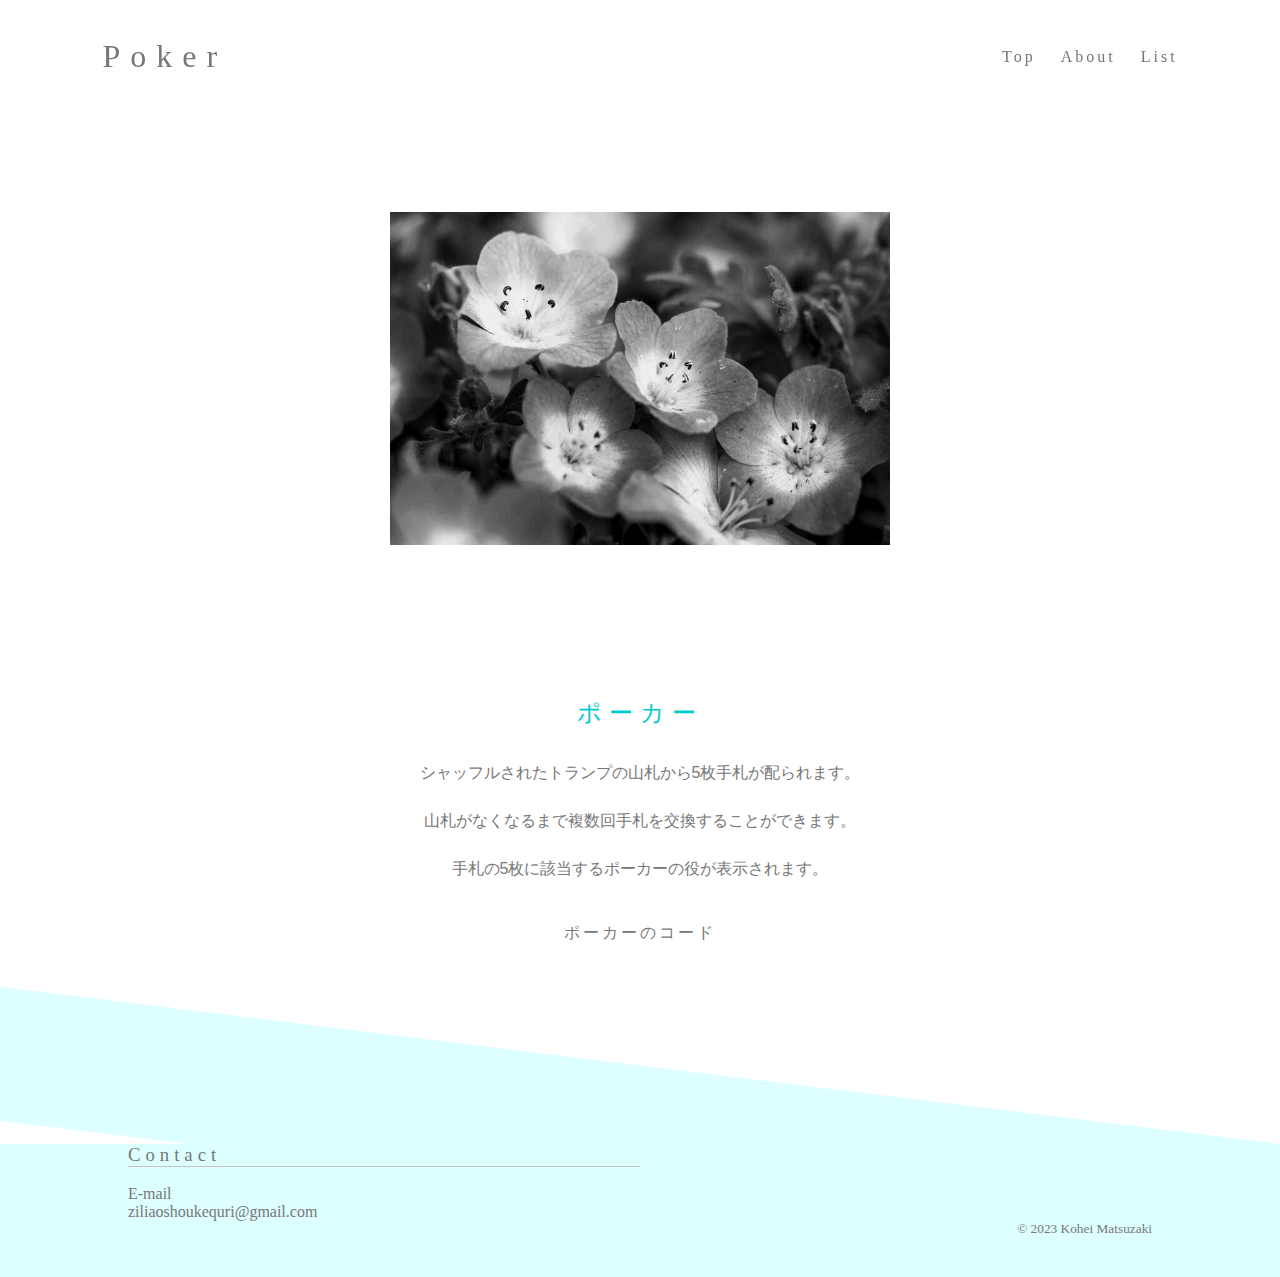
<file: Portfolio/Poker.html>
<!DOCTYPE html>
<html>

<head>
    <meta charset="UTF-8">
    <title>Poker</title>
    <link rel="stylesheet" href="style.css">
</head>

<body>
    <div class="Block1">

        <!-- Header Start -->
        <header>
            <h1>Poker</h1>
            <nav class="nav">
                <ul>
                    <li><a href="Portfolio.html">Top</a></li>
                    <li><a href="About.html">About</a></li>
                    <li><a href="List.html">List</a></li>
                </ul>
            </nav>
        </header>
        <!-- Header End -->

        <!-- Contents Start -->
        <div class="photo">
            <img src="image/nemophila.jpg" alt="nemophila" width="500">
        </div>
        <h2>ポーカー</h2>
        <div class="item">
            <p>
                シャッフルされたトランプの山札から5枚手札が配られます。<br>
                山札がなくなるまで複数回手札を交換することができます。<br>
                手札の5枚に該当するポーカーの役が表示されます。
            </p>
            <a href="https://github.com/kogitma/Poker">ポーカーのコード</a>
        </div>
        <!-- Contents End -->

    </div>
    <div class="Block2">

        <!-- Footer Start -->
        <footer>
            <div class="wrap">
                <div class="box">
                    <h3>Contact</h3>
                    <p>
                        E-mail<br>
                        ziliaoshoukequri@gmail.com
                    </p>
                </div>
                    <small>&copy; 2023 Kohei Matsuzaki</small>
            </div>
        </footer>
        <!-- Footer End -->



    </div>
</body>

</html>
</file>
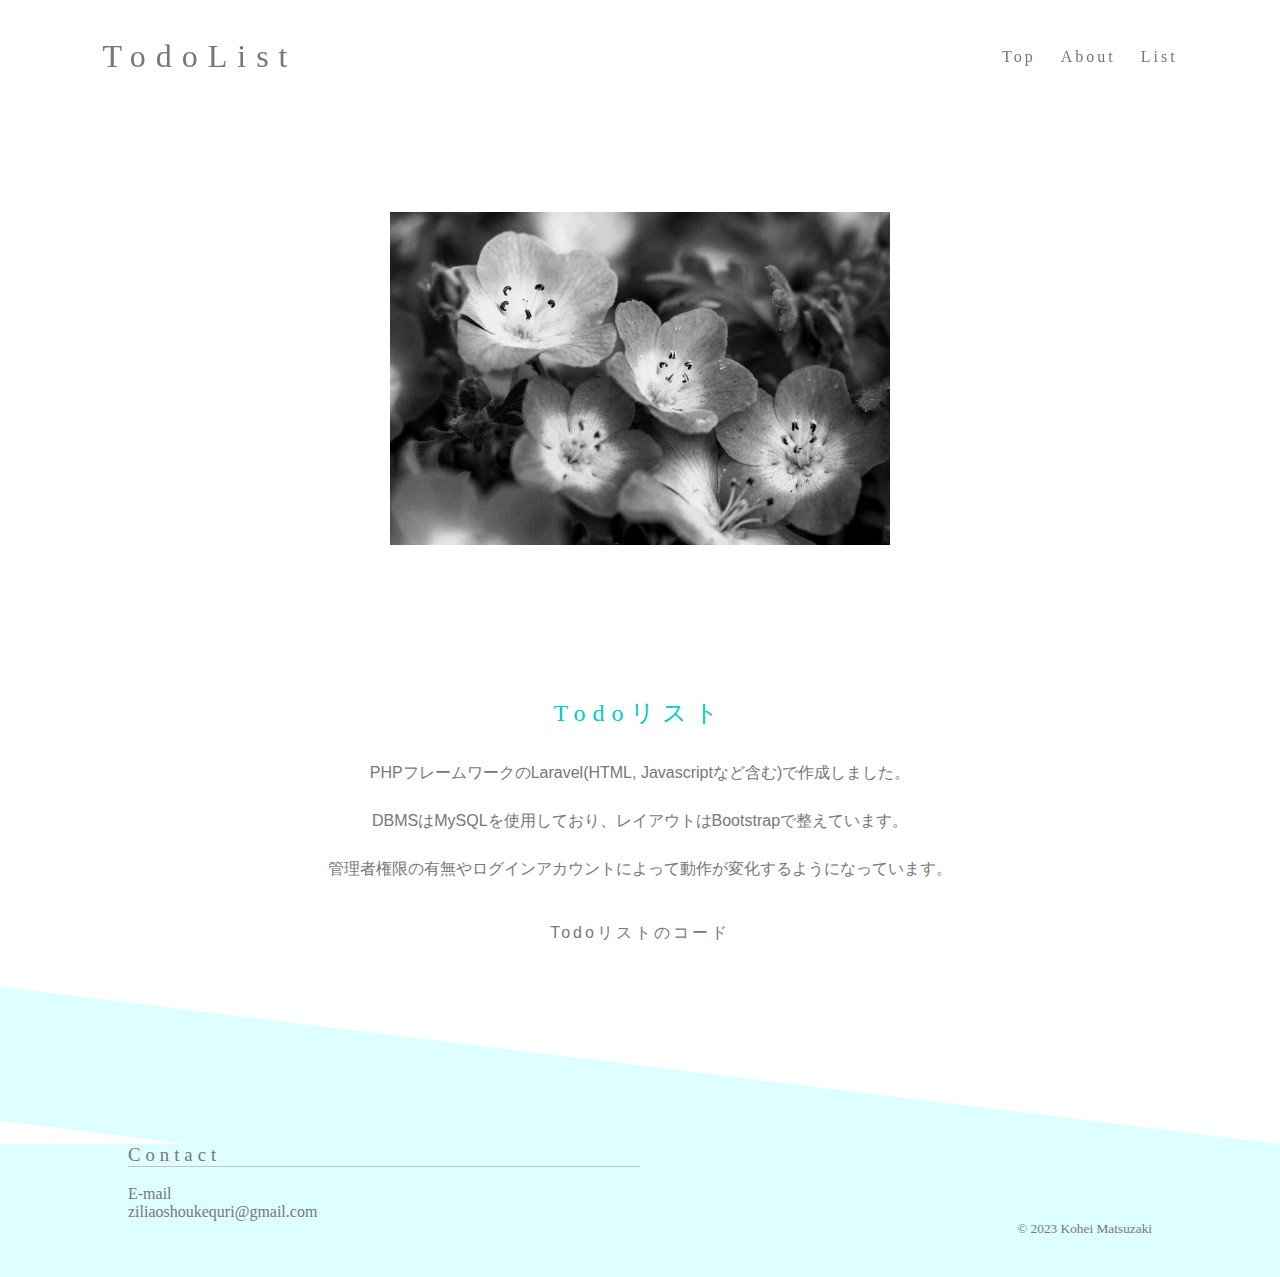
<file: Portfolio/TodoList.html>
<!DOCTYPE html>
<html>

<head>
    <meta charset="UTF-8">
    <title>TodoList</title>
    <link rel="stylesheet" href="style.css">
</head>

<body>
    <div class="Block1">

        <!-- Header Start -->
        <header>
            <h1>TodoList</h1>
            <nav class="nav">
                <ul>
                    <li><a href="Portfolio.html">Top</a></li>
                    <li><a href="About.html">About</a></li>
                    <li><a href="List.html">List</a></li>
                </ul>
            </nav>
        </header>
        <!-- Header End -->

        <!-- Contents Start -->
        <div class="photo">
            <img src="image/nemophila.jpg" alt="nemophila" width="500">
        </div>
        <h2>Todoリスト</h2>
        <div class="item">
            <p>
                PHPフレームワークのLaravel(HTML, Javascriptなど含む)で作成しました。<br>
                DBMSはMySQLを使用しており、レイアウトはBootstrapで整えています。<br>
                管理者権限の有無やログインアカウントによって動作が変化するようになっています。
            </p>
            <a href="https://github.com/kogitma/test/tree/master">Todoリストのコード</a>
        </div>
        <!-- Contents End -->

    </div>
    <div class="Block2">

        <!-- Footer Start -->
        <footer>
            <div class="wrap">
                <div class="box">
                    <h3>Contact</h3>
                    <p>
                        E-mail<br>
                        ziliaoshoukequri@gmail.com
                    </p>
                </div>
                    <small>&copy; 2023 Kohei Matsuzaki</small>
            </div>
        </footer>
        <!-- Footer End -->



    </div>
</body>

</html>
</file>
<file: style.css>
@charset "utf-8";

* {
    box-sizing: border-box;
}

/*全体の設定*/
html {
    font-size: 100%;
    font-family: "游ゴシック", "Yu Gothic";
    /* 自動カーニング */
    font-feature-settings: "palt";
    letter-spacing: 0.1em;
    line-height: 2;
    color: #777;
    /* フォントサイズを自動で変更させない */
    -webkit-text-size-adjust: 100%;
    /* タップ時の強調をなくす */
    -webkit-tap-highlight-color: transparent;
    scroll-behavior: smooth;
}

/*ページトップ移動*/
.pagetop {
    height: 50px;
    width: 50px;
    position: fixed;
    right: 30px;
    bottom: 70px;
    border: solid 1px #777;
    border-radius: 50%;
    display: flex;
    justify-content: center;
    align-items: center;
    z-index: 2;
}

.pagetop__arrow {
    height: 10px;
    width: 10px;
    border-top: 1px solid #777;
    border-right: 1px solid #777;
    transform: translateY(20%) rotate(-45deg);
}

@media (hover: hover) and (pointer: fine) {

    .pagetop:hover,
    .pagetop:hover .pagetop__arrow {
        border-color: #0ff;
    }
}

/* bodyの諸設定 */
body {
    margin: 0;
    animation: anime1 1s ease;
    /* アニメーション指定 */
}

@keyframes anime1 {
    0% {
        opacity: 0;
        /* 透明度指定 */
        padding-top: 5%;
        /* 位置指定 */
    }

    100% {
        opacity: 1;
        /* 透明度指定 */
    }
}

/* 斜め配置 clip-path */
.Block2 {
    -webkit-clip-path: polygon(0 0, 100% 70%, 100% 100%, 0 100%);
    clip-path: polygon(0 0, 100% 60%, 100% 100%, 0 100%);
    background-color: #cff;
    padding: 10% 0 3%;
}





/*ヘッダー部分*/
header {
    padding: 3% 8%;
    position: fixed;
    top: 0;
    width: 100%;
    background-color: rgba(255, 255, 255, 0.8);
    display: flex;
    align-items: center;
    z-index: 2;
}

h1 {
    margin: 0;
    padding: 0;
    letter-spacing: 0.2em;
}

nav {
    margin: 0 0 0 auto;
}

ul {
    list-style: none;
    margin: 0;
    display: flex;
    align-items: center;
}

li {
    margin: 0 0 0 25px;
}

/* Submenu */
ul li ul {
    position: absolute;
    top: 60%;
    right: 8%;
}

ul li ul li a {
    display: block;
    background-color: #eee;
    opacity: 0.8;
    text-align: center;
    padding: 0 10px;
}

ul li ul li a:hover {
    background-color: #fff;
}

.menu ul li ul {
    display: none;
}

.menu ul li:hover ul {
    display: block;
}









/*リンク全般*/
a {
    text-decoration: none;
    letter-spacing: 3px;

    display: inline-block;
    position: relative;
    overflow: hidden;
}

a:link {
    color: #777;
}

a:visited {
    color: #777;
}

a:hover {
    opacity: 0.5;
    color: #0cc;
}

a:after {
    position: absolute;
    bottom: 0;
    left: 0;
    width: 100%;
    height: 1px;
    background-color: #0ff;
    transform: translate(-100%, 0);
    transition: transform ease-out 0.4s;
    content: "";
}

a:hover:after {
    transform: translate(0, 0);
}


.blue a {
    color: #0cc;
}


/*写真*/
.topphoto {
    padding: 20% 0 5%;
    text-align: center;
}

.topphoto a:after {
    opacity: 0;
}

.photo {
    padding: 5% 0;
    text-align: center;
}

/*枠線をつける*/
.frame {
    padding: 10px;
    border: 1px solid #0ff;
}

/*副題*/
h2 {
    margin: 0;
    padding: 0;
    text-align: center;
    letter-spacing: 0.2em;
    color: #0cc;
}


/*各文章*/
.item {
    text-align: center;
    padding-bottom: 10%;
}

.guide {
    text-align: center;
    padding: 5%;
}

/*フッター*/
footer {
    position: relative;
    padding: 0 8%;
}

h3 {
    border-bottom: 1px #aaa solid;
    width: 50%;
}

small {
    position: absolute;
    bottom: 10%;
    right: 8%;
}
</file>
<file: Portfolio/style.css>
@charset "utf-8";

* {
    box-sizing: border-box;
}

/*レイアウト用CSS*/
body {
    background: #fff;
    margin: 0;
}

.Block2 {
    /*レイアウト用のCSS*/
    padding: 0 0 40px 0;
    background-color: #dff;
}

.Block1 {
    position: relative;
    padding: 20px 0 40px 0;

}

.Block2 {
    position: relative;
    z-index: 0;
}

.Block2::after {
    content: '';
    position: absolute;
    left: 0;
    top: 0;

    /*四角形を傾けます*/
    transform: skewY(7deg);
    transform-origin: top right;

    z-index: -1;
    width: 100%;
    height: 100%;
    background: #dff;
}



/*ヘッダー部分*/
header {
    padding: 3% 8%;
    position: fixed;
    top: 0;
    width: 100%;
    background-color: rgba(255, 255, 255, 0.8);
    display: flex;
    align-items: center;
}

h1 {
    font-weight: lighter;
    color: #777;
    margin: 0;
    padding: 0;
    letter-spacing: 10px;
}

header nav {
    margin: 0 0 0 auto;
}

header ul {
    list-style: none;
    margin: 0;
    display: flex;
    align-items: center;
}

header li {
    margin: 0 0 0 25px;
}


/*リンク全般*/
a {
    text-decoration: none;
    letter-spacing: 3px;
    color: #777;
}

a:hover {
    opacity: 0.5;
    border-bottom: 1px solid #0ff;
    margin-bottom: -1px;
    /*ボーダー分のずれ修正*/
}

a:visited {
    color: #777;
}

.now {
    color: #0cc;
}


/*写真*/
.photo {
    padding: 15% 0 10%;
    text-align: center;
}

/*副題*/
h2 {
    text-align: center;
    font-weight: lighter;
    letter-spacing: 7px;
    color: #0cc;
}


/*各文章*/
.item {
    line-height: 3;
    text-align: center;
    font-family: Helvetica;
    color: #777;
    margin-bottom: 10%;
}

/*フッター*/
footer {
    padding: 0 10%;
    color: #777;
}

h3 {
    border-bottom: 1px #c4c4c4 solid;
    letter-spacing: 5px;
    font-weight: lighter;
    width: 50%;
}

small {
    position: absolute;
    bottom: 30%;
    right: 10%;
}
</file>
